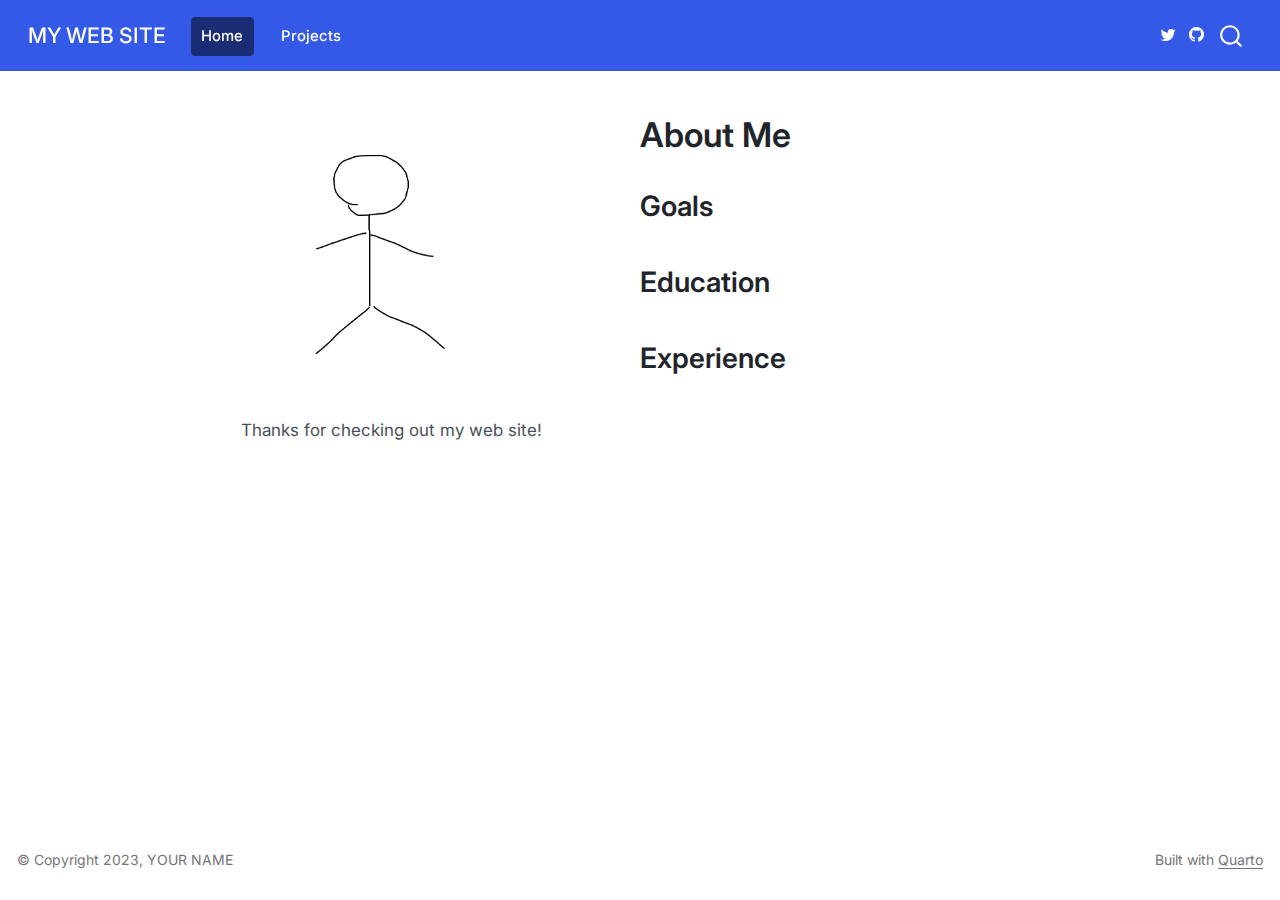
<file: docs/index.html>
<!DOCTYPE html>
<html xmlns="http://www.w3.org/1999/xhtml" lang="en" xml:lang="en"><head>

<meta charset="utf-8">
<meta name="generator" content="quarto-1.3.361">

<meta name="viewport" content="width=device-width, initial-scale=1.0, user-scalable=yes">


<title>MY WEB SITE - About Me</title>
<style>
code{white-space: pre-wrap;}
span.smallcaps{font-variant: small-caps;}
div.columns{display: flex; gap: min(4vw, 1.5em);}
div.column{flex: auto; overflow-x: auto;}
div.hanging-indent{margin-left: 1.5em; text-indent: -1.5em;}
ul.task-list{list-style: none;}
ul.task-list li input[type="checkbox"] {
  width: 0.8em;
  margin: 0 0.8em 0.2em -1em; /* quarto-specific, see https://github.com/quarto-dev/quarto-cli/issues/4556 */ 
  vertical-align: middle;
}
</style>


<script src="site_libs/quarto-nav/quarto-nav.js"></script>
<script src="site_libs/quarto-nav/headroom.min.js"></script>
<script src="site_libs/clipboard/clipboard.min.js"></script>
<script src="site_libs/quarto-search/autocomplete.umd.js"></script>
<script src="site_libs/quarto-search/fuse.min.js"></script>
<script src="site_libs/quarto-search/quarto-search.js"></script>
<meta name="quarto:offset" content="./">
<script src="site_libs/quarto-html/quarto.js"></script>
<script src="site_libs/quarto-html/popper.min.js"></script>
<script src="site_libs/quarto-html/tippy.umd.min.js"></script>
<link href="site_libs/quarto-html/tippy.css" rel="stylesheet">
<link href="site_libs/quarto-html/quarto-syntax-highlighting.css" rel="stylesheet" id="quarto-text-highlighting-styles">
<script src="site_libs/bootstrap/bootstrap.min.js"></script>
<link href="site_libs/bootstrap/bootstrap-icons.css" rel="stylesheet">
<link href="site_libs/bootstrap/bootstrap.min.css" rel="stylesheet" id="quarto-bootstrap" data-mode="light">
<script id="quarto-search-options" type="application/json">{
  "location": "navbar",
  "copy-button": false,
  "collapse-after": 3,
  "panel-placement": "end",
  "type": "overlay",
  "limit": 20,
  "language": {
    "search-no-results-text": "No results",
    "search-matching-documents-text": "matching documents",
    "search-copy-link-title": "Copy link to search",
    "search-hide-matches-text": "Hide additional matches",
    "search-more-match-text": "more match in this document",
    "search-more-matches-text": "more matches in this document",
    "search-clear-button-title": "Clear",
    "search-detached-cancel-button-title": "Cancel",
    "search-submit-button-title": "Submit",
    "search-label": "Search"
  }
}</script>


</head>

<body class="nav-fixed fullcontent">

<div id="quarto-search-results"></div>
  <header id="quarto-header" class="headroom fixed-top">
    <nav class="navbar navbar-expand-lg navbar-dark ">
      <div class="navbar-container container-fluid">
      <div class="navbar-brand-container">
    <a class="navbar-brand" href="./index.html">
    <span class="navbar-title">MY WEB SITE</span>
    </a>
  </div>
            <div id="quarto-search" class="" title="Search"></div>
          <button class="navbar-toggler" type="button" data-bs-toggle="collapse" data-bs-target="#navbarCollapse" aria-controls="navbarCollapse" aria-expanded="false" aria-label="Toggle navigation" onclick="if (window.quartoToggleHeadroom) { window.quartoToggleHeadroom(); }">
  <span class="navbar-toggler-icon"></span>
</button>
          <div class="collapse navbar-collapse" id="navbarCollapse">
            <ul class="navbar-nav navbar-nav-scroll me-auto">
  <li class="nav-item">
    <a class="nav-link active" href="./index.html" rel="" target="" aria-current="page">
 <span class="menu-text">Home</span></a>
  </li>  
  <li class="nav-item">
    <a class="nav-link" href="./projects.html" rel="" target="">
 <span class="menu-text">Projects</span></a>
  </li>  
</ul>
            <div class="quarto-navbar-tools ms-auto">
    <a href="https://twitter.com/" title="" class="quarto-navigation-tool px-1" aria-label=""><i class="bi bi-twitter"></i></a>
    <a href="https://github.com/YOURUSERNAME/YOURREPO" title="" class="quarto-navigation-tool px-1" aria-label=""><i class="bi bi-github"></i></a>
</div>
          </div> <!-- /navcollapse -->
      </div> <!-- /container-fluid -->
    </nav>
</header>
<!-- content -->
<div id="quarto-content" class="quarto-container page-columns page-rows-contents page-layout-article page-navbar">
<!-- sidebar -->
<!-- margin-sidebar -->
    
<!-- main -->
<main class="content page-columns page-full" id="quarto-document-content">



<div class="quarto-about-broadside column-page">
  <div class="about-main">
    <div class="about-entity" style="background-image: url('img/profile.png')"></div>
    <div class="about-contents"><header id="title-block-header" class="quarto-title-block default">
<div class="quarto-title">
<h1 class="title">About Me</h1>
</div>
<div class="quarto-title-meta">
  </div>
</header><div id="me">
<section id="goals" class="level2">
<h2 data-anchor-id="goals">Goals</h2>
</section>
<section id="education" class="level2">
<h2 data-anchor-id="education">Education</h2>
</section>
<section id="experience" class="level2">
<h2 data-anchor-id="experience">Experience</h2>
</section>
</div></div>
  </div>
</div>

<p>Thanks for checking out my web site!</p>




</main> <!-- /main -->
<script id="quarto-html-after-body" type="application/javascript">
window.document.addEventListener("DOMContentLoaded", function (event) {
  const toggleBodyColorMode = (bsSheetEl) => {
    const mode = bsSheetEl.getAttribute("data-mode");
    const bodyEl = window.document.querySelector("body");
    if (mode === "dark") {
      bodyEl.classList.add("quarto-dark");
      bodyEl.classList.remove("quarto-light");
    } else {
      bodyEl.classList.add("quarto-light");
      bodyEl.classList.remove("quarto-dark");
    }
  }
  const toggleBodyColorPrimary = () => {
    const bsSheetEl = window.document.querySelector("link#quarto-bootstrap");
    if (bsSheetEl) {
      toggleBodyColorMode(bsSheetEl);
    }
  }
  toggleBodyColorPrimary();  
  const isCodeAnnotation = (el) => {
    for (const clz of el.classList) {
      if (clz.startsWith('code-annotation-')) {                     
        return true;
      }
    }
    return false;
  }
  const clipboard = new window.ClipboardJS('.code-copy-button', {
    text: function(trigger) {
      const codeEl = trigger.previousElementSibling.cloneNode(true);
      for (const childEl of codeEl.children) {
        if (isCodeAnnotation(childEl)) {
          childEl.remove();
        }
      }
      return codeEl.innerText;
    }
  });
  clipboard.on('success', function(e) {
    // button target
    const button = e.trigger;
    // don't keep focus
    button.blur();
    // flash "checked"
    button.classList.add('code-copy-button-checked');
    var currentTitle = button.getAttribute("title");
    button.setAttribute("title", "Copied!");
    let tooltip;
    if (window.bootstrap) {
      button.setAttribute("data-bs-toggle", "tooltip");
      button.setAttribute("data-bs-placement", "left");
      button.setAttribute("data-bs-title", "Copied!");
      tooltip = new bootstrap.Tooltip(button, 
        { trigger: "manual", 
          customClass: "code-copy-button-tooltip",
          offset: [0, -8]});
      tooltip.show();    
    }
    setTimeout(function() {
      if (tooltip) {
        tooltip.hide();
        button.removeAttribute("data-bs-title");
        button.removeAttribute("data-bs-toggle");
        button.removeAttribute("data-bs-placement");
      }
      button.setAttribute("title", currentTitle);
      button.classList.remove('code-copy-button-checked');
    }, 1000);
    // clear code selection
    e.clearSelection();
  });
  function tippyHover(el, contentFn) {
    const config = {
      allowHTML: true,
      content: contentFn,
      maxWidth: 500,
      delay: 100,
      arrow: false,
      appendTo: function(el) {
          return el.parentElement;
      },
      interactive: true,
      interactiveBorder: 10,
      theme: 'quarto',
      placement: 'bottom-start'
    };
    window.tippy(el, config); 
  }
  const noterefs = window.document.querySelectorAll('a[role="doc-noteref"]');
  for (var i=0; i<noterefs.length; i++) {
    const ref = noterefs[i];
    tippyHover(ref, function() {
      // use id or data attribute instead here
      let href = ref.getAttribute('data-footnote-href') || ref.getAttribute('href');
      try { href = new URL(href).hash; } catch {}
      const id = href.replace(/^#\/?/, "");
      const note = window.document.getElementById(id);
      return note.innerHTML;
    });
  }
      let selectedAnnoteEl;
      const selectorForAnnotation = ( cell, annotation) => {
        let cellAttr = 'data-code-cell="' + cell + '"';
        let lineAttr = 'data-code-annotation="' +  annotation + '"';
        const selector = 'span[' + cellAttr + '][' + lineAttr + ']';
        return selector;
      }
      const selectCodeLines = (annoteEl) => {
        const doc = window.document;
        const targetCell = annoteEl.getAttribute("data-target-cell");
        const targetAnnotation = annoteEl.getAttribute("data-target-annotation");
        const annoteSpan = window.document.querySelector(selectorForAnnotation(targetCell, targetAnnotation));
        const lines = annoteSpan.getAttribute("data-code-lines").split(",");
        const lineIds = lines.map((line) => {
          return targetCell + "-" + line;
        })
        let top = null;
        let height = null;
        let parent = null;
        if (lineIds.length > 0) {
            //compute the position of the single el (top and bottom and make a div)
            const el = window.document.getElementById(lineIds[0]);
            top = el.offsetTop;
            height = el.offsetHeight;
            parent = el.parentElement.parentElement;
          if (lineIds.length > 1) {
            const lastEl = window.document.getElementById(lineIds[lineIds.length - 1]);
            const bottom = lastEl.offsetTop + lastEl.offsetHeight;
            height = bottom - top;
          }
          if (top !== null && height !== null && parent !== null) {
            // cook up a div (if necessary) and position it 
            let div = window.document.getElementById("code-annotation-line-highlight");
            if (div === null) {
              div = window.document.createElement("div");
              div.setAttribute("id", "code-annotation-line-highlight");
              div.style.position = 'absolute';
              parent.appendChild(div);
            }
            div.style.top = top - 2 + "px";
            div.style.height = height + 4 + "px";
            let gutterDiv = window.document.getElementById("code-annotation-line-highlight-gutter");
            if (gutterDiv === null) {
              gutterDiv = window.document.createElement("div");
              gutterDiv.setAttribute("id", "code-annotation-line-highlight-gutter");
              gutterDiv.style.position = 'absolute';
              const codeCell = window.document.getElementById(targetCell);
              const gutter = codeCell.querySelector('.code-annotation-gutter');
              gutter.appendChild(gutterDiv);
            }
            gutterDiv.style.top = top - 2 + "px";
            gutterDiv.style.height = height + 4 + "px";
          }
          selectedAnnoteEl = annoteEl;
        }
      };
      const unselectCodeLines = () => {
        const elementsIds = ["code-annotation-line-highlight", "code-annotation-line-highlight-gutter"];
        elementsIds.forEach((elId) => {
          const div = window.document.getElementById(elId);
          if (div) {
            div.remove();
          }
        });
        selectedAnnoteEl = undefined;
      };
      // Attach click handler to the DT
      const annoteDls = window.document.querySelectorAll('dt[data-target-cell]');
      for (const annoteDlNode of annoteDls) {
        annoteDlNode.addEventListener('click', (event) => {
          const clickedEl = event.target;
          if (clickedEl !== selectedAnnoteEl) {
            unselectCodeLines();
            const activeEl = window.document.querySelector('dt[data-target-cell].code-annotation-active');
            if (activeEl) {
              activeEl.classList.remove('code-annotation-active');
            }
            selectCodeLines(clickedEl);
            clickedEl.classList.add('code-annotation-active');
          } else {
            // Unselect the line
            unselectCodeLines();
            clickedEl.classList.remove('code-annotation-active');
          }
        });
      }
  const findCites = (el) => {
    const parentEl = el.parentElement;
    if (parentEl) {
      const cites = parentEl.dataset.cites;
      if (cites) {
        return {
          el,
          cites: cites.split(' ')
        };
      } else {
        return findCites(el.parentElement)
      }
    } else {
      return undefined;
    }
  };
  var bibliorefs = window.document.querySelectorAll('a[role="doc-biblioref"]');
  for (var i=0; i<bibliorefs.length; i++) {
    const ref = bibliorefs[i];
    const citeInfo = findCites(ref);
    if (citeInfo) {
      tippyHover(citeInfo.el, function() {
        var popup = window.document.createElement('div');
        citeInfo.cites.forEach(function(cite) {
          var citeDiv = window.document.createElement('div');
          citeDiv.classList.add('hanging-indent');
          citeDiv.classList.add('csl-entry');
          var biblioDiv = window.document.getElementById('ref-' + cite);
          if (biblioDiv) {
            citeDiv.innerHTML = biblioDiv.innerHTML;
          }
          popup.appendChild(citeDiv);
        });
        return popup.innerHTML;
      });
    }
  }
});
</script>
</div> <!-- /content -->
<footer class="footer">
  <div class="nav-footer">
    <div class="nav-footer-left">© Copyright 2023, YOUR NAME</div>   
    <div class="nav-footer-center">
      &nbsp;
    </div>
    <div class="nav-footer-right">Built with <a href="https://quarto.org/">Quarto</a></div>
  </div>
</footer>



</body></html>
</file>
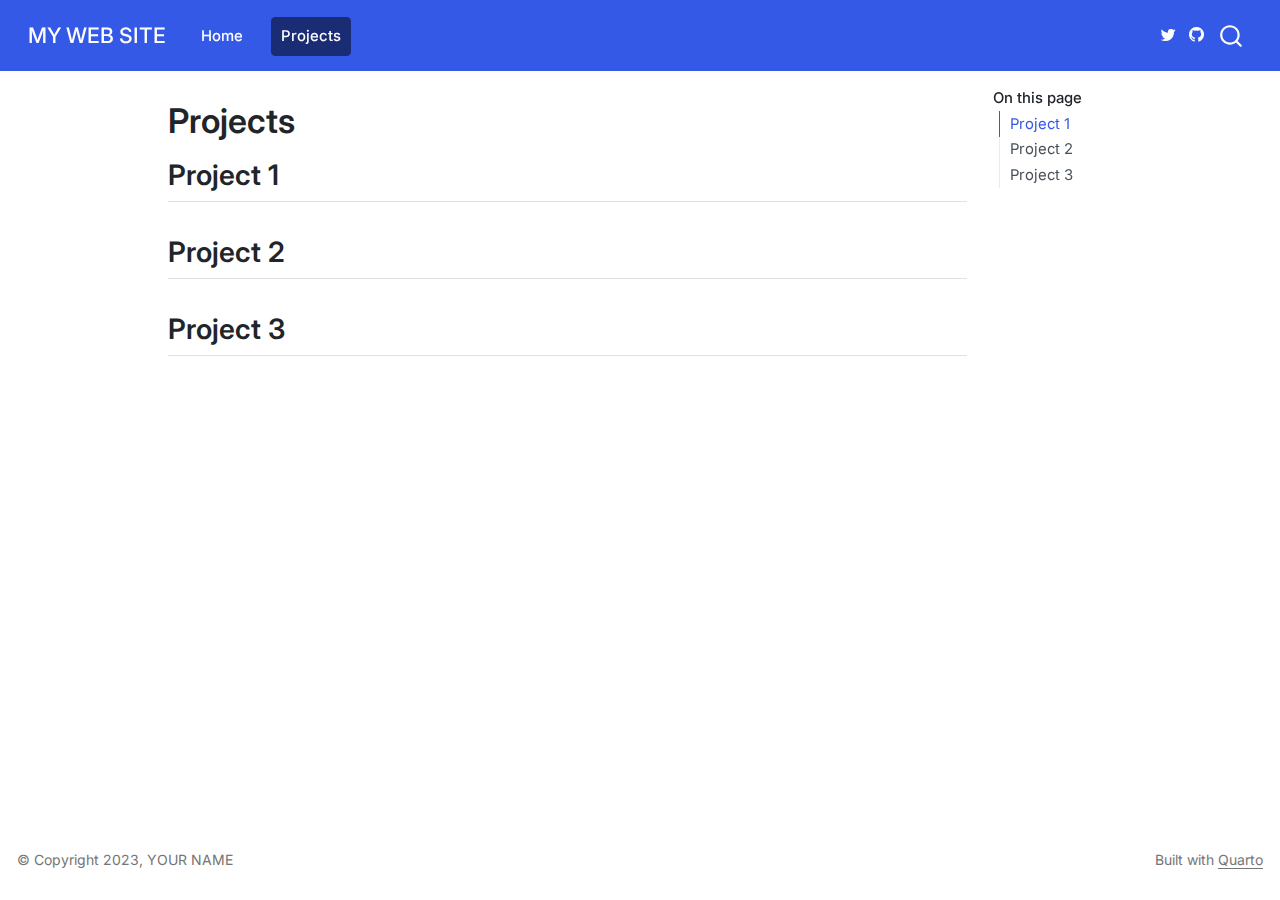
<file: docs/projects.html>
<!DOCTYPE html>
<html xmlns="http://www.w3.org/1999/xhtml" lang="en" xml:lang="en"><head>

<meta charset="utf-8">
<meta name="generator" content="quarto-1.3.361">

<meta name="viewport" content="width=device-width, initial-scale=1.0, user-scalable=yes">


<title>MY WEB SITE - Projects</title>
<style>
code{white-space: pre-wrap;}
span.smallcaps{font-variant: small-caps;}
div.columns{display: flex; gap: min(4vw, 1.5em);}
div.column{flex: auto; overflow-x: auto;}
div.hanging-indent{margin-left: 1.5em; text-indent: -1.5em;}
ul.task-list{list-style: none;}
ul.task-list li input[type="checkbox"] {
  width: 0.8em;
  margin: 0 0.8em 0.2em -1em; /* quarto-specific, see https://github.com/quarto-dev/quarto-cli/issues/4556 */ 
  vertical-align: middle;
}
</style>


<script src="site_libs/quarto-nav/quarto-nav.js"></script>
<script src="site_libs/quarto-nav/headroom.min.js"></script>
<script src="site_libs/clipboard/clipboard.min.js"></script>
<script src="site_libs/quarto-search/autocomplete.umd.js"></script>
<script src="site_libs/quarto-search/fuse.min.js"></script>
<script src="site_libs/quarto-search/quarto-search.js"></script>
<meta name="quarto:offset" content="./">
<script src="site_libs/quarto-html/quarto.js"></script>
<script src="site_libs/quarto-html/popper.min.js"></script>
<script src="site_libs/quarto-html/tippy.umd.min.js"></script>
<script src="site_libs/quarto-html/anchor.min.js"></script>
<link href="site_libs/quarto-html/tippy.css" rel="stylesheet">
<link href="site_libs/quarto-html/quarto-syntax-highlighting.css" rel="stylesheet" id="quarto-text-highlighting-styles">
<script src="site_libs/bootstrap/bootstrap.min.js"></script>
<link href="site_libs/bootstrap/bootstrap-icons.css" rel="stylesheet">
<link href="site_libs/bootstrap/bootstrap.min.css" rel="stylesheet" id="quarto-bootstrap" data-mode="light">
<script id="quarto-search-options" type="application/json">{
  "location": "navbar",
  "copy-button": false,
  "collapse-after": 3,
  "panel-placement": "end",
  "type": "overlay",
  "limit": 20,
  "language": {
    "search-no-results-text": "No results",
    "search-matching-documents-text": "matching documents",
    "search-copy-link-title": "Copy link to search",
    "search-hide-matches-text": "Hide additional matches",
    "search-more-match-text": "more match in this document",
    "search-more-matches-text": "more matches in this document",
    "search-clear-button-title": "Clear",
    "search-detached-cancel-button-title": "Cancel",
    "search-submit-button-title": "Submit",
    "search-label": "Search"
  }
}</script>


</head>

<body class="nav-fixed">

<div id="quarto-search-results"></div>
  <header id="quarto-header" class="headroom fixed-top">
    <nav class="navbar navbar-expand-lg navbar-dark ">
      <div class="navbar-container container-fluid">
      <div class="navbar-brand-container">
    <a class="navbar-brand" href="./index.html">
    <span class="navbar-title">MY WEB SITE</span>
    </a>
  </div>
            <div id="quarto-search" class="" title="Search"></div>
          <button class="navbar-toggler" type="button" data-bs-toggle="collapse" data-bs-target="#navbarCollapse" aria-controls="navbarCollapse" aria-expanded="false" aria-label="Toggle navigation" onclick="if (window.quartoToggleHeadroom) { window.quartoToggleHeadroom(); }">
  <span class="navbar-toggler-icon"></span>
</button>
          <div class="collapse navbar-collapse" id="navbarCollapse">
            <ul class="navbar-nav navbar-nav-scroll me-auto">
  <li class="nav-item">
    <a class="nav-link" href="./index.html" rel="" target="">
 <span class="menu-text">Home</span></a>
  </li>  
  <li class="nav-item">
    <a class="nav-link active" href="./projects.html" rel="" target="" aria-current="page">
 <span class="menu-text">Projects</span></a>
  </li>  
</ul>
            <div class="quarto-navbar-tools ms-auto">
    <a href="https://twitter.com/" title="" class="quarto-navigation-tool px-1" aria-label=""><i class="bi bi-twitter"></i></a>
    <a href="https://github.com/YOURUSERNAME/YOURREPO" title="" class="quarto-navigation-tool px-1" aria-label=""><i class="bi bi-github"></i></a>
</div>
          </div> <!-- /navcollapse -->
      </div> <!-- /container-fluid -->
    </nav>
</header>
<!-- content -->
<div id="quarto-content" class="quarto-container page-columns page-rows-contents page-layout-article page-navbar">
<!-- sidebar -->
<!-- margin-sidebar -->
    <div id="quarto-margin-sidebar" class="sidebar margin-sidebar">
        <nav id="TOC" role="doc-toc" class="toc-active">
    <h2 id="toc-title">On this page</h2>
   
  <ul>
  <li><a href="#project-1" id="toc-project-1" class="nav-link active" data-scroll-target="#project-1">Project 1</a></li>
  <li><a href="#project-2" id="toc-project-2" class="nav-link" data-scroll-target="#project-2">Project 2</a></li>
  <li><a href="#project-3" id="toc-project-3" class="nav-link" data-scroll-target="#project-3">Project 3</a></li>
  </ul>
</nav>
    </div>
<!-- main -->
<main class="content" id="quarto-document-content">

<header id="title-block-header" class="quarto-title-block default">
<div class="quarto-title">
<h1 class="title">Projects</h1>
</div>



<div class="quarto-title-meta">

    
  
    
  </div>
  

</header>

<section id="project-1" class="level2">
<h2 class="anchored" data-anchor-id="project-1">Project 1</h2>
</section>
<section id="project-2" class="level2">
<h2 class="anchored" data-anchor-id="project-2">Project 2</h2>
</section>
<section id="project-3" class="level2">
<h2 class="anchored" data-anchor-id="project-3">Project 3</h2>


</section>

</main> <!-- /main -->
<script id="quarto-html-after-body" type="application/javascript">
window.document.addEventListener("DOMContentLoaded", function (event) {
  const toggleBodyColorMode = (bsSheetEl) => {
    const mode = bsSheetEl.getAttribute("data-mode");
    const bodyEl = window.document.querySelector("body");
    if (mode === "dark") {
      bodyEl.classList.add("quarto-dark");
      bodyEl.classList.remove("quarto-light");
    } else {
      bodyEl.classList.add("quarto-light");
      bodyEl.classList.remove("quarto-dark");
    }
  }
  const toggleBodyColorPrimary = () => {
    const bsSheetEl = window.document.querySelector("link#quarto-bootstrap");
    if (bsSheetEl) {
      toggleBodyColorMode(bsSheetEl);
    }
  }
  toggleBodyColorPrimary();  
  const icon = "";
  const anchorJS = new window.AnchorJS();
  anchorJS.options = {
    placement: 'right',
    icon: icon
  };
  anchorJS.add('.anchored');
  const isCodeAnnotation = (el) => {
    for (const clz of el.classList) {
      if (clz.startsWith('code-annotation-')) {                     
        return true;
      }
    }
    return false;
  }
  const clipboard = new window.ClipboardJS('.code-copy-button', {
    text: function(trigger) {
      const codeEl = trigger.previousElementSibling.cloneNode(true);
      for (const childEl of codeEl.children) {
        if (isCodeAnnotation(childEl)) {
          childEl.remove();
        }
      }
      return codeEl.innerText;
    }
  });
  clipboard.on('success', function(e) {
    // button target
    const button = e.trigger;
    // don't keep focus
    button.blur();
    // flash "checked"
    button.classList.add('code-copy-button-checked');
    var currentTitle = button.getAttribute("title");
    button.setAttribute("title", "Copied!");
    let tooltip;
    if (window.bootstrap) {
      button.setAttribute("data-bs-toggle", "tooltip");
      button.setAttribute("data-bs-placement", "left");
      button.setAttribute("data-bs-title", "Copied!");
      tooltip = new bootstrap.Tooltip(button, 
        { trigger: "manual", 
          customClass: "code-copy-button-tooltip",
          offset: [0, -8]});
      tooltip.show();    
    }
    setTimeout(function() {
      if (tooltip) {
        tooltip.hide();
        button.removeAttribute("data-bs-title");
        button.removeAttribute("data-bs-toggle");
        button.removeAttribute("data-bs-placement");
      }
      button.setAttribute("title", currentTitle);
      button.classList.remove('code-copy-button-checked');
    }, 1000);
    // clear code selection
    e.clearSelection();
  });
  function tippyHover(el, contentFn) {
    const config = {
      allowHTML: true,
      content: contentFn,
      maxWidth: 500,
      delay: 100,
      arrow: false,
      appendTo: function(el) {
          return el.parentElement;
      },
      interactive: true,
      interactiveBorder: 10,
      theme: 'quarto',
      placement: 'bottom-start'
    };
    window.tippy(el, config); 
  }
  const noterefs = window.document.querySelectorAll('a[role="doc-noteref"]');
  for (var i=0; i<noterefs.length; i++) {
    const ref = noterefs[i];
    tippyHover(ref, function() {
      // use id or data attribute instead here
      let href = ref.getAttribute('data-footnote-href') || ref.getAttribute('href');
      try { href = new URL(href).hash; } catch {}
      const id = href.replace(/^#\/?/, "");
      const note = window.document.getElementById(id);
      return note.innerHTML;
    });
  }
      let selectedAnnoteEl;
      const selectorForAnnotation = ( cell, annotation) => {
        let cellAttr = 'data-code-cell="' + cell + '"';
        let lineAttr = 'data-code-annotation="' +  annotation + '"';
        const selector = 'span[' + cellAttr + '][' + lineAttr + ']';
        return selector;
      }
      const selectCodeLines = (annoteEl) => {
        const doc = window.document;
        const targetCell = annoteEl.getAttribute("data-target-cell");
        const targetAnnotation = annoteEl.getAttribute("data-target-annotation");
        const annoteSpan = window.document.querySelector(selectorForAnnotation(targetCell, targetAnnotation));
        const lines = annoteSpan.getAttribute("data-code-lines").split(",");
        const lineIds = lines.map((line) => {
          return targetCell + "-" + line;
        })
        let top = null;
        let height = null;
        let parent = null;
        if (lineIds.length > 0) {
            //compute the position of the single el (top and bottom and make a div)
            const el = window.document.getElementById(lineIds[0]);
            top = el.offsetTop;
            height = el.offsetHeight;
            parent = el.parentElement.parentElement;
          if (lineIds.length > 1) {
            const lastEl = window.document.getElementById(lineIds[lineIds.length - 1]);
            const bottom = lastEl.offsetTop + lastEl.offsetHeight;
            height = bottom - top;
          }
          if (top !== null && height !== null && parent !== null) {
            // cook up a div (if necessary) and position it 
            let div = window.document.getElementById("code-annotation-line-highlight");
            if (div === null) {
              div = window.document.createElement("div");
              div.setAttribute("id", "code-annotation-line-highlight");
              div.style.position = 'absolute';
              parent.appendChild(div);
            }
            div.style.top = top - 2 + "px";
            div.style.height = height + 4 + "px";
            let gutterDiv = window.document.getElementById("code-annotation-line-highlight-gutter");
            if (gutterDiv === null) {
              gutterDiv = window.document.createElement("div");
              gutterDiv.setAttribute("id", "code-annotation-line-highlight-gutter");
              gutterDiv.style.position = 'absolute';
              const codeCell = window.document.getElementById(targetCell);
              const gutter = codeCell.querySelector('.code-annotation-gutter');
              gutter.appendChild(gutterDiv);
            }
            gutterDiv.style.top = top - 2 + "px";
            gutterDiv.style.height = height + 4 + "px";
          }
          selectedAnnoteEl = annoteEl;
        }
      };
      const unselectCodeLines = () => {
        const elementsIds = ["code-annotation-line-highlight", "code-annotation-line-highlight-gutter"];
        elementsIds.forEach((elId) => {
          const div = window.document.getElementById(elId);
          if (div) {
            div.remove();
          }
        });
        selectedAnnoteEl = undefined;
      };
      // Attach click handler to the DT
      const annoteDls = window.document.querySelectorAll('dt[data-target-cell]');
      for (const annoteDlNode of annoteDls) {
        annoteDlNode.addEventListener('click', (event) => {
          const clickedEl = event.target;
          if (clickedEl !== selectedAnnoteEl) {
            unselectCodeLines();
            const activeEl = window.document.querySelector('dt[data-target-cell].code-annotation-active');
            if (activeEl) {
              activeEl.classList.remove('code-annotation-active');
            }
            selectCodeLines(clickedEl);
            clickedEl.classList.add('code-annotation-active');
          } else {
            // Unselect the line
            unselectCodeLines();
            clickedEl.classList.remove('code-annotation-active');
          }
        });
      }
  const findCites = (el) => {
    const parentEl = el.parentElement;
    if (parentEl) {
      const cites = parentEl.dataset.cites;
      if (cites) {
        return {
          el,
          cites: cites.split(' ')
        };
      } else {
        return findCites(el.parentElement)
      }
    } else {
      return undefined;
    }
  };
  var bibliorefs = window.document.querySelectorAll('a[role="doc-biblioref"]');
  for (var i=0; i<bibliorefs.length; i++) {
    const ref = bibliorefs[i];
    const citeInfo = findCites(ref);
    if (citeInfo) {
      tippyHover(citeInfo.el, function() {
        var popup = window.document.createElement('div');
        citeInfo.cites.forEach(function(cite) {
          var citeDiv = window.document.createElement('div');
          citeDiv.classList.add('hanging-indent');
          citeDiv.classList.add('csl-entry');
          var biblioDiv = window.document.getElementById('ref-' + cite);
          if (biblioDiv) {
            citeDiv.innerHTML = biblioDiv.innerHTML;
          }
          popup.appendChild(citeDiv);
        });
        return popup.innerHTML;
      });
    }
  }
});
</script>
</div> <!-- /content -->
<footer class="footer">
  <div class="nav-footer">
    <div class="nav-footer-left">© Copyright 2023, YOUR NAME</div>   
    <div class="nav-footer-center">
      &nbsp;
    </div>
    <div class="nav-footer-right">Built with <a href="https://quarto.org/">Quarto</a></div>
  </div>
</footer>



</body></html>
</file>
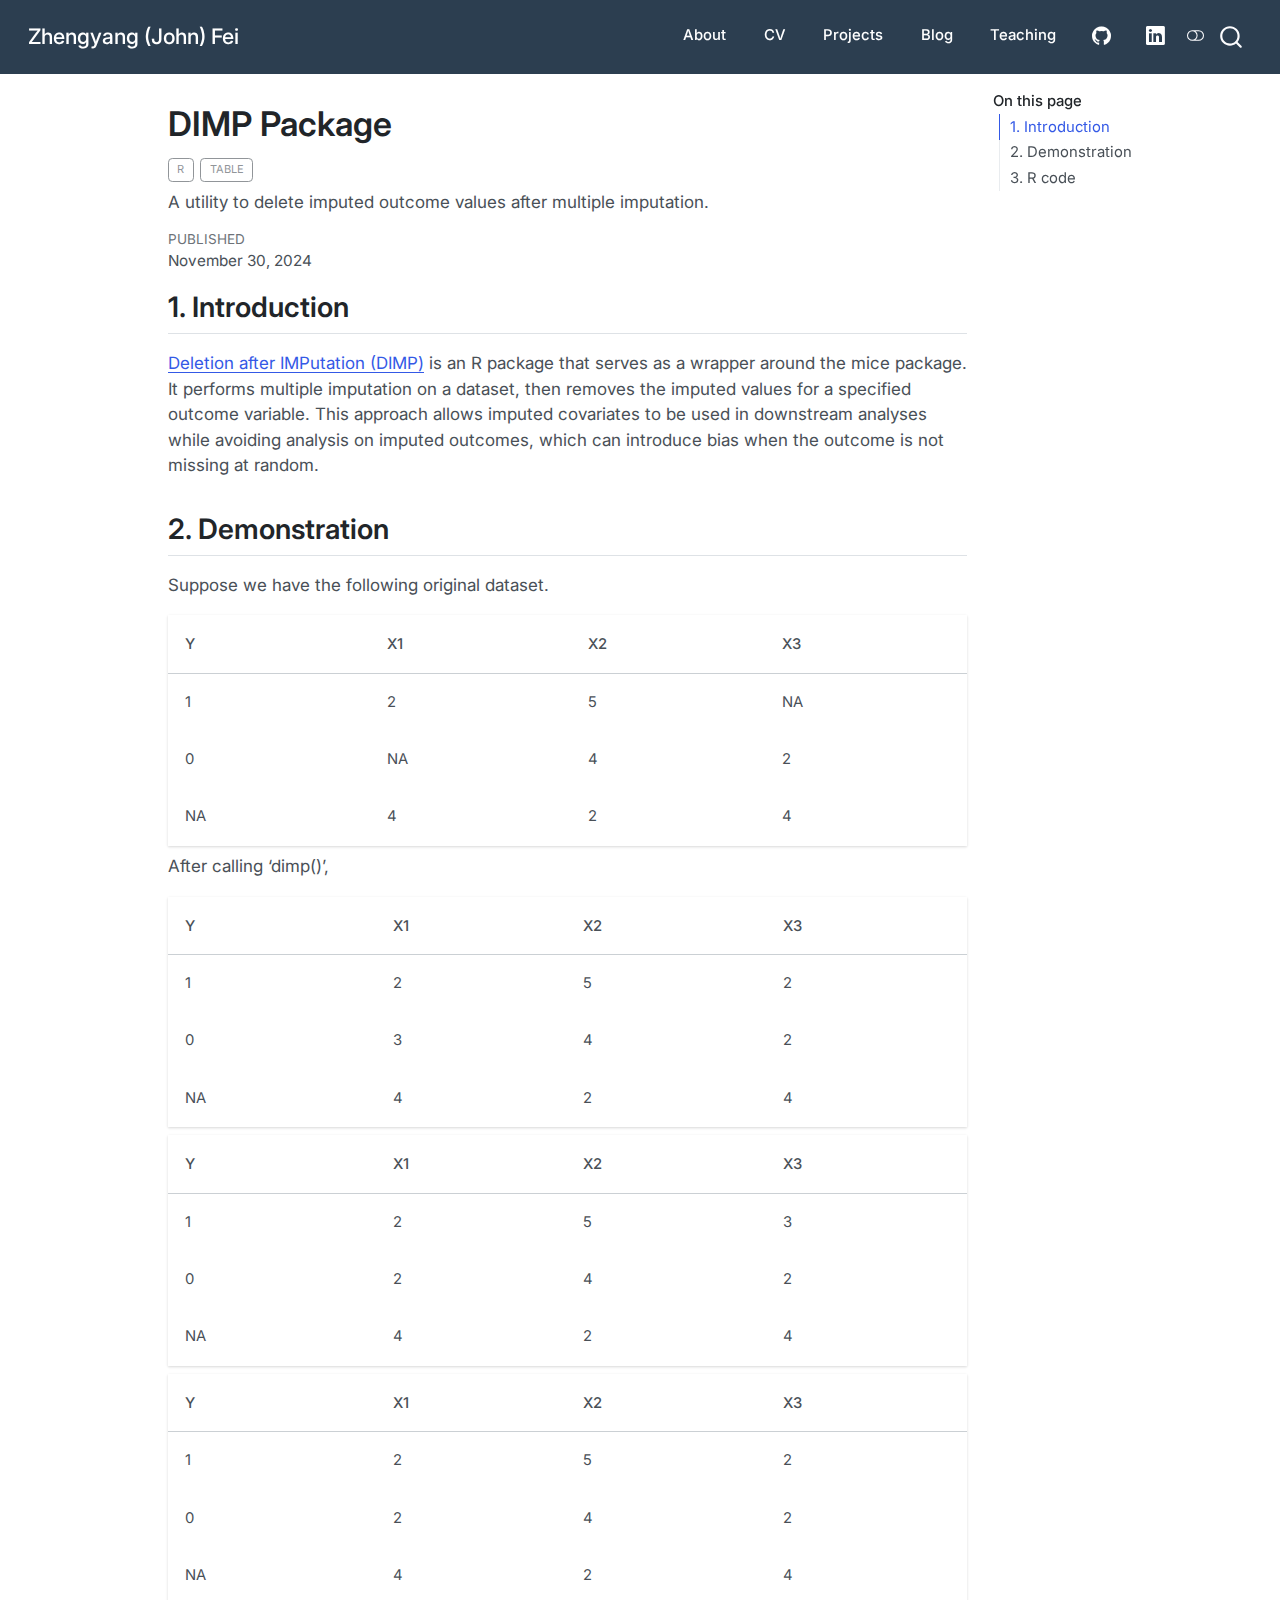
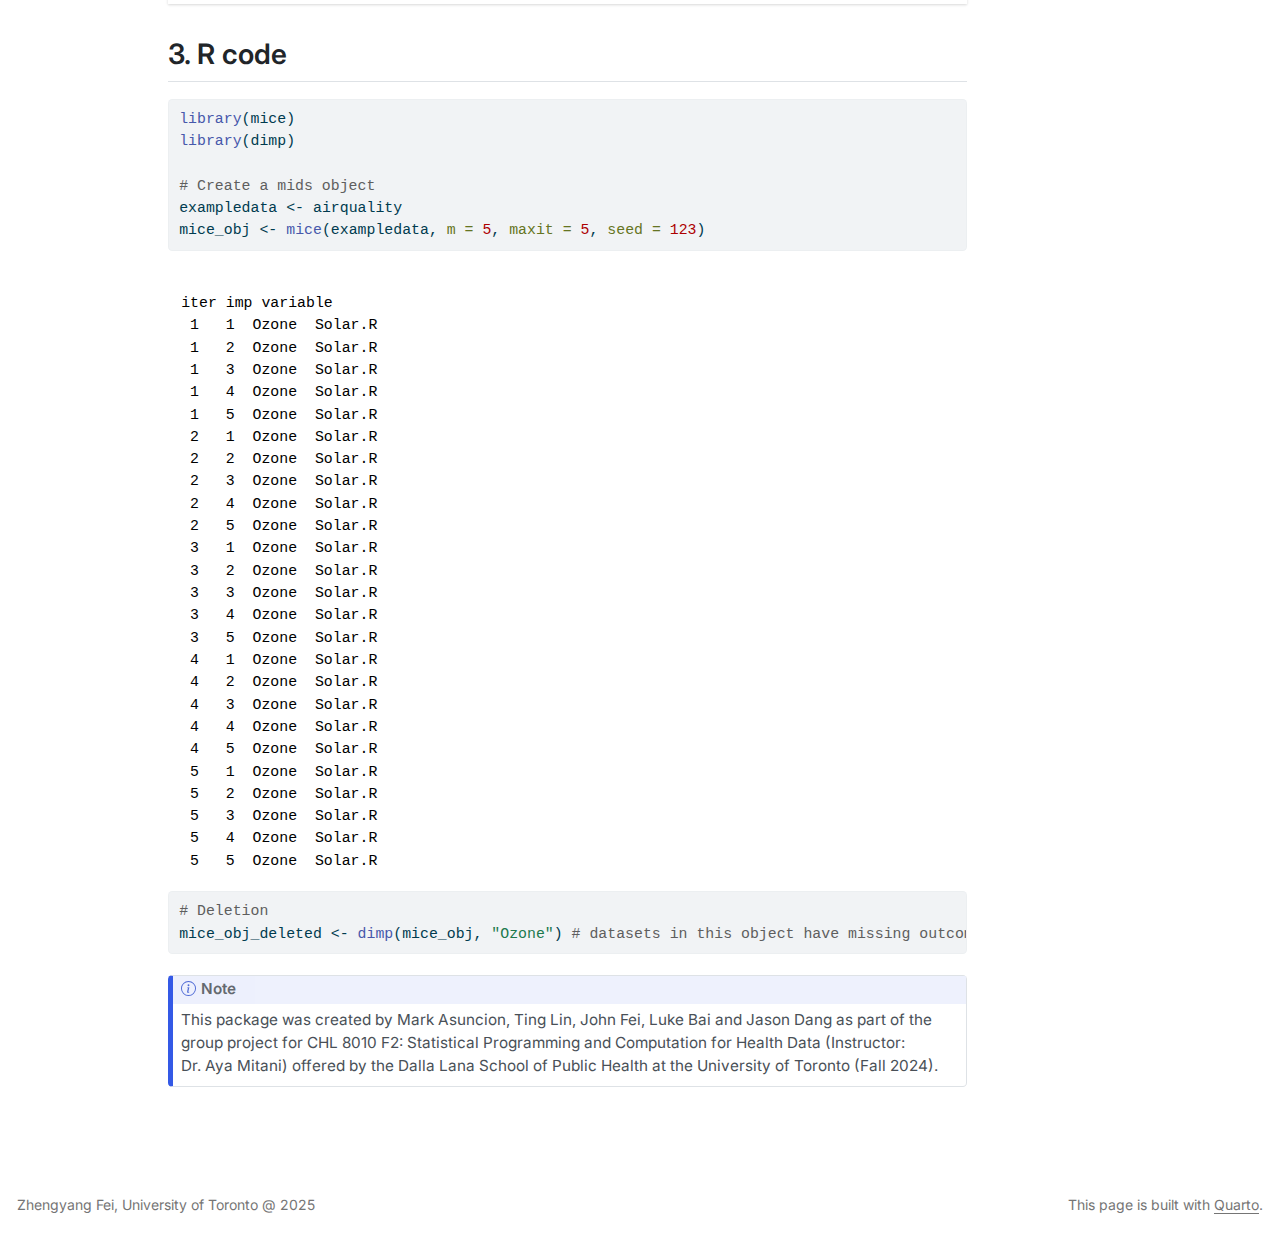
<file: docs/projects/dimp.html>
<!DOCTYPE html>
<html xmlns="http://www.w3.org/1999/xhtml" lang="en" xml:lang="en"><head>

<meta charset="utf-8">
<meta name="generator" content="quarto-1.5.57">

<meta name="viewport" content="width=device-width, initial-scale=1.0, user-scalable=yes">

<meta name="dcterms.date" content="2024-11-30">
<meta name="description" content="A utility to delete imputed outcome values after multiple imputation.">

<title>DIMP Package – Zhengyang (John) Fei</title>
<style>
code{white-space: pre-wrap;}
span.smallcaps{font-variant: small-caps;}
div.columns{display: flex; gap: min(4vw, 1.5em);}
div.column{flex: auto; overflow-x: auto;}
div.hanging-indent{margin-left: 1.5em; text-indent: -1.5em;}
ul.task-list{list-style: none;}
ul.task-list li input[type="checkbox"] {
  width: 0.8em;
  margin: 0 0.8em 0.2em -1em; /* quarto-specific, see https://github.com/quarto-dev/quarto-cli/issues/4556 */ 
  vertical-align: middle;
}
/* CSS for syntax highlighting */
pre > code.sourceCode { white-space: pre; position: relative; }
pre > code.sourceCode > span { line-height: 1.25; }
pre > code.sourceCode > span:empty { height: 1.2em; }
.sourceCode { overflow: visible; }
code.sourceCode > span { color: inherit; text-decoration: inherit; }
div.sourceCode { margin: 1em 0; }
pre.sourceCode { margin: 0; }
@media screen {
div.sourceCode { overflow: auto; }
}
@media print {
pre > code.sourceCode { white-space: pre-wrap; }
pre > code.sourceCode > span { display: inline-block; text-indent: -5em; padding-left: 5em; }
}
pre.numberSource code
  { counter-reset: source-line 0; }
pre.numberSource code > span
  { position: relative; left: -4em; counter-increment: source-line; }
pre.numberSource code > span > a:first-child::before
  { content: counter(source-line);
    position: relative; left: -1em; text-align: right; vertical-align: baseline;
    border: none; display: inline-block;
    -webkit-touch-callout: none; -webkit-user-select: none;
    -khtml-user-select: none; -moz-user-select: none;
    -ms-user-select: none; user-select: none;
    padding: 0 4px; width: 4em;
  }
pre.numberSource { margin-left: 3em;  padding-left: 4px; }
div.sourceCode
  {   }
@media screen {
pre > code.sourceCode > span > a:first-child::before { text-decoration: underline; }
}
</style>


<script src="../site_libs/quarto-nav/quarto-nav.js"></script>
<script src="../site_libs/quarto-nav/headroom.min.js"></script>
<script src="../site_libs/clipboard/clipboard.min.js"></script>
<script src="../site_libs/quarto-search/autocomplete.umd.js"></script>
<script src="../site_libs/quarto-search/fuse.min.js"></script>
<script src="../site_libs/quarto-search/quarto-search.js"></script>
<meta name="quarto:offset" content="../">
<script src="../site_libs/quarto-html/quarto.js"></script>
<script src="../site_libs/quarto-html/popper.min.js"></script>
<script src="../site_libs/quarto-html/tippy.umd.min.js"></script>
<script src="../site_libs/quarto-html/anchor.min.js"></script>
<link href="../site_libs/quarto-html/tippy.css" rel="stylesheet">
<link href="../site_libs/quarto-html/quarto-syntax-highlighting.css" rel="stylesheet" class="quarto-color-scheme" id="quarto-text-highlighting-styles">
<link href="../site_libs/quarto-html/quarto-syntax-highlighting-dark.css" rel="prefetch" class="quarto-color-scheme quarto-color-alternate" id="quarto-text-highlighting-styles">
<script src="../site_libs/bootstrap/bootstrap.min.js"></script>
<link href="../site_libs/bootstrap/bootstrap-icons.css" rel="stylesheet">
<link href="../site_libs/bootstrap/bootstrap.min.css" rel="stylesheet" class="quarto-color-scheme" id="quarto-bootstrap" data-mode="light">
<link href="../site_libs/bootstrap/bootstrap-dark.min.css" rel="prefetch" class="quarto-color-scheme quarto-color-alternate" id="quarto-bootstrap" data-mode="dark">
<script id="quarto-search-options" type="application/json">{
  "location": "navbar",
  "copy-button": false,
  "collapse-after": 3,
  "panel-placement": "end",
  "type": "overlay",
  "limit": 50,
  "keyboard-shortcut": [
    "f",
    "/",
    "s"
  ],
  "show-item-context": false,
  "language": {
    "search-no-results-text": "No results",
    "search-matching-documents-text": "matching documents",
    "search-copy-link-title": "Copy link to search",
    "search-hide-matches-text": "Hide additional matches",
    "search-more-match-text": "more match in this document",
    "search-more-matches-text": "more matches in this document",
    "search-clear-button-title": "Clear",
    "search-text-placeholder": "",
    "search-detached-cancel-button-title": "Cancel",
    "search-submit-button-title": "Submit",
    "search-label": "Search"
  }
}</script>


<link rel="stylesheet" href="../styles/styles.css">
</head>

<body class="nav-fixed">

<div id="quarto-search-results"></div>
  <header id="quarto-header" class="headroom fixed-top">
    <nav class="navbar navbar-expand-lg " data-bs-theme="dark">
      <div class="navbar-container container-fluid">
      <div class="navbar-brand-container mx-auto">
    <a class="navbar-brand" href="../index.html">
    <span class="navbar-title">Zhengyang (John) Fei</span>
    </a>
  </div>
            <div id="quarto-search" class="" title="Search"></div>
          <button class="navbar-toggler" type="button" data-bs-toggle="collapse" data-bs-target="#navbarCollapse" aria-controls="navbarCollapse" role="menu" aria-expanded="false" aria-label="Toggle navigation" onclick="if (window.quartoToggleHeadroom) { window.quartoToggleHeadroom(); }">
  <span class="navbar-toggler-icon"></span>
</button>
          <div class="collapse navbar-collapse" id="navbarCollapse">
            <ul class="navbar-nav navbar-nav-scroll ms-auto">
  <li class="nav-item">
    <a class="nav-link" href="../index.html"> 
<span class="menu-text">About</span></a>
  </li>  
  <li class="nav-item">
    <a class="nav-link" href="../resume.html"> 
<span class="menu-text">CV</span></a>
  </li>  
  <li class="nav-item">
    <a class="nav-link" href="../project.html"> 
<span class="menu-text">Projects</span></a>
  </li>  
  <li class="nav-item">
    <a class="nav-link" href="../blog.qmd"> 
<span class="menu-text">Blog</span></a>
  </li>  
  <li class="nav-item">
    <a class="nav-link" href="../teaching.html"> 
<span class="menu-text">Teaching</span></a>
  </li>  
  <li class="nav-item compact">
    <a class="nav-link" href="https://github.com/johnyzyfei/"> <i class="bi bi-github" role="img">
</i> 
<span class="menu-text"></span></a>
  </li>  
  <li class="nav-item compact">
    <a class="nav-link" href="https://www.linkedin.com/in/zhengyang-fei"> <i class="bi bi-linkedin" role="img">
</i> 
<span class="menu-text"></span></a>
  </li>  
</ul>
          </div> <!-- /navcollapse -->
            <div class="quarto-navbar-tools">
  <a href="" class="quarto-color-scheme-toggle quarto-navigation-tool  px-1" onclick="window.quartoToggleColorScheme(); return false;" title="Toggle dark mode"><i class="bi"></i></a>
</div>
      </div> <!-- /container-fluid -->
    </nav>
</header>
<!-- content -->
<div id="quarto-content" class="quarto-container page-columns page-rows-contents page-layout-article page-navbar">
<!-- sidebar -->
<!-- margin-sidebar -->
    <div id="quarto-margin-sidebar" class="sidebar margin-sidebar">
        <nav id="TOC" role="doc-toc" class="toc-active">
    <h2 id="toc-title">On this page</h2>
   
  <ul>
  <li><a href="#introduction" id="toc-introduction" class="nav-link active" data-scroll-target="#introduction">1. Introduction</a></li>
  <li><a href="#demonstration" id="toc-demonstration" class="nav-link" data-scroll-target="#demonstration">2. Demonstration</a></li>
  <li><a href="#r-code" id="toc-r-code" class="nav-link" data-scroll-target="#r-code">3. R code</a></li>
  </ul>
</nav>
    </div>
<!-- main -->
<main class="content" id="quarto-document-content">

<header id="title-block-header" class="quarto-title-block default">
<div class="quarto-title">
<h1 class="title">DIMP Package</h1>
  <div class="quarto-categories">
    <div class="quarto-category">R</div>
    <div class="quarto-category">table</div>
  </div>
  </div>

<div>
  <div class="description">
    A utility to delete imputed outcome values after multiple imputation.
  </div>
</div>


<div class="quarto-title-meta">

    
    <div>
    <div class="quarto-title-meta-heading">Published</div>
    <div class="quarto-title-meta-contents">
      <p class="date">November 30, 2024</p>
    </div>
  </div>
  
    
  </div>
  


</header>


<section id="introduction" class="level2">
<h2 class="anchored" data-anchor-id="introduction">1. Introduction</h2>
<p><a href="https://github.com/gmasuncion/dimp">Deletion after IMPutation (DIMP)</a> is an R package that serves as a wrapper around the mice package. It performs multiple imputation on a dataset, then removes the imputed values for a specified outcome variable. This approach allows imputed covariates to be used in downstream analyses while avoiding analysis on imputed outcomes, which can introduce bias when the outcome is not missing at random.</p>
</section>
<section id="demonstration" class="level2">
<h2 class="anchored" data-anchor-id="demonstration">2. Demonstration</h2>
<p>Suppose we have the following original dataset.</p>
<table class="caption-top table">
<thead>
<tr class="header">
<th>Y</th>
<th>X1</th>
<th>X2</th>
<th>X3</th>
</tr>
</thead>
<tbody>
<tr class="odd">
<td>1</td>
<td>2</td>
<td>5</td>
<td>NA</td>
</tr>
<tr class="even">
<td>0</td>
<td>NA</td>
<td>4</td>
<td>2</td>
</tr>
<tr class="odd">
<td>NA</td>
<td>4</td>
<td>2</td>
<td>4</td>
</tr>
</tbody>
</table>
<p>After calling ‘dimp()’,</p>
<table class="caption-top table">
<thead>
<tr class="header">
<th>Y</th>
<th>X1</th>
<th>X2</th>
<th>X3</th>
</tr>
</thead>
<tbody>
<tr class="odd">
<td>1</td>
<td>2</td>
<td>5</td>
<td>2</td>
</tr>
<tr class="even">
<td>0</td>
<td>3</td>
<td>4</td>
<td>2</td>
</tr>
<tr class="odd">
<td>NA</td>
<td>4</td>
<td>2</td>
<td>4</td>
</tr>
</tbody>
</table>
<table class="caption-top table">
<thead>
<tr class="header">
<th>Y</th>
<th>X1</th>
<th>X2</th>
<th>X3</th>
</tr>
</thead>
<tbody>
<tr class="odd">
<td>1</td>
<td>2</td>
<td>5</td>
<td>3</td>
</tr>
<tr class="even">
<td>0</td>
<td>2</td>
<td>4</td>
<td>2</td>
</tr>
<tr class="odd">
<td>NA</td>
<td>4</td>
<td>2</td>
<td>4</td>
</tr>
</tbody>
</table>
<table class="caption-top table">
<thead>
<tr class="header">
<th>Y</th>
<th>X1</th>
<th>X2</th>
<th>X3</th>
</tr>
</thead>
<tbody>
<tr class="odd">
<td>1</td>
<td>2</td>
<td>5</td>
<td>2</td>
</tr>
<tr class="even">
<td>0</td>
<td>2</td>
<td>4</td>
<td>2</td>
</tr>
<tr class="odd">
<td>NA</td>
<td>4</td>
<td>2</td>
<td>4</td>
</tr>
</tbody>
</table>
</section>
<section id="r-code" class="level2">
<h2 class="anchored" data-anchor-id="r-code">3. R code</h2>
<div class="cell">
<div class="sourceCode cell-code" id="cb1"><pre class="sourceCode r code-with-copy"><code class="sourceCode r"><span id="cb1-1"><a href="#cb1-1" aria-hidden="true" tabindex="-1"></a><span class="fu">library</span>(mice)</span>
<span id="cb1-2"><a href="#cb1-2" aria-hidden="true" tabindex="-1"></a><span class="fu">library</span>(dimp)</span>
<span id="cb1-3"><a href="#cb1-3" aria-hidden="true" tabindex="-1"></a></span>
<span id="cb1-4"><a href="#cb1-4" aria-hidden="true" tabindex="-1"></a><span class="co"># Create a mids object</span></span>
<span id="cb1-5"><a href="#cb1-5" aria-hidden="true" tabindex="-1"></a>exampledata <span class="ot">&lt;-</span> airquality</span>
<span id="cb1-6"><a href="#cb1-6" aria-hidden="true" tabindex="-1"></a>mice_obj <span class="ot">&lt;-</span> <span class="fu">mice</span>(exampledata, <span class="at">m =</span> <span class="dv">5</span>, <span class="at">maxit =</span> <span class="dv">5</span>, <span class="at">seed =</span> <span class="dv">123</span>)</span></code><button title="Copy to Clipboard" class="code-copy-button"><i class="bi"></i></button></pre></div>
<div class="cell-output cell-output-stdout">
<pre><code>
 iter imp variable
  1   1  Ozone  Solar.R
  1   2  Ozone  Solar.R
  1   3  Ozone  Solar.R
  1   4  Ozone  Solar.R
  1   5  Ozone  Solar.R
  2   1  Ozone  Solar.R
  2   2  Ozone  Solar.R
  2   3  Ozone  Solar.R
  2   4  Ozone  Solar.R
  2   5  Ozone  Solar.R
  3   1  Ozone  Solar.R
  3   2  Ozone  Solar.R
  3   3  Ozone  Solar.R
  3   4  Ozone  Solar.R
  3   5  Ozone  Solar.R
  4   1  Ozone  Solar.R
  4   2  Ozone  Solar.R
  4   3  Ozone  Solar.R
  4   4  Ozone  Solar.R
  4   5  Ozone  Solar.R
  5   1  Ozone  Solar.R
  5   2  Ozone  Solar.R
  5   3  Ozone  Solar.R
  5   4  Ozone  Solar.R
  5   5  Ozone  Solar.R</code></pre>
</div>
<div class="sourceCode cell-code" id="cb3"><pre class="sourceCode r code-with-copy"><code class="sourceCode r"><span id="cb3-1"><a href="#cb3-1" aria-hidden="true" tabindex="-1"></a><span class="co"># Deletion</span></span>
<span id="cb3-2"><a href="#cb3-2" aria-hidden="true" tabindex="-1"></a>mice_obj_deleted <span class="ot">&lt;-</span> <span class="fu">dimp</span>(mice_obj, <span class="st">"Ozone"</span>) <span class="co"># datasets in this object have missing outcomes</span></span></code><button title="Copy to Clipboard" class="code-copy-button"><i class="bi"></i></button></pre></div>
</div>
<div class="callout callout-style-default callout-note callout-titled">
<div class="callout-header d-flex align-content-center">
<div class="callout-icon-container">
<i class="callout-icon"></i>
</div>
<div class="callout-title-container flex-fill">
Note
</div>
</div>
<div class="callout-body-container callout-body">
<p>This package was created by Mark Asuncion, Ting Lin, John Fei, Luke Bai and Jason Dang as part of the group project for CHL 8010 F2: Statistical Programming and Computation for Health Data (Instructor: Dr.&nbsp;Aya Mitani) offered by the Dalla Lana School of Public Health at the University of Toronto (Fall 2024).</p>
</div>
</div>


</section>

</main> <!-- /main -->
<script id="quarto-html-after-body" type="application/javascript">
window.document.addEventListener("DOMContentLoaded", function (event) {
  const toggleBodyColorMode = (bsSheetEl) => {
    const mode = bsSheetEl.getAttribute("data-mode");
    const bodyEl = window.document.querySelector("body");
    if (mode === "dark") {
      bodyEl.classList.add("quarto-dark");
      bodyEl.classList.remove("quarto-light");
    } else {
      bodyEl.classList.add("quarto-light");
      bodyEl.classList.remove("quarto-dark");
    }
  }
  const toggleBodyColorPrimary = () => {
    const bsSheetEl = window.document.querySelector("link#quarto-bootstrap");
    if (bsSheetEl) {
      toggleBodyColorMode(bsSheetEl);
    }
  }
  toggleBodyColorPrimary();  
  const disableStylesheet = (stylesheets) => {
    for (let i=0; i < stylesheets.length; i++) {
      const stylesheet = stylesheets[i];
      stylesheet.rel = 'prefetch';
    }
  }
  const enableStylesheet = (stylesheets) => {
    for (let i=0; i < stylesheets.length; i++) {
      const stylesheet = stylesheets[i];
      stylesheet.rel = 'stylesheet';
    }
  }
  const manageTransitions = (selector, allowTransitions) => {
    const els = window.document.querySelectorAll(selector);
    for (let i=0; i < els.length; i++) {
      const el = els[i];
      if (allowTransitions) {
        el.classList.remove('notransition');
      } else {
        el.classList.add('notransition');
      }
    }
  }
  const toggleGiscusIfUsed = (isAlternate, darkModeDefault) => {
    const baseTheme = document.querySelector('#giscus-base-theme')?.value ?? 'light';
    const alternateTheme = document.querySelector('#giscus-alt-theme')?.value ?? 'dark';
    let newTheme = '';
    if(darkModeDefault) {
      newTheme = isAlternate ? baseTheme : alternateTheme;
    } else {
      newTheme = isAlternate ? alternateTheme : baseTheme;
    }
    const changeGiscusTheme = () => {
      // From: https://github.com/giscus/giscus/issues/336
      const sendMessage = (message) => {
        const iframe = document.querySelector('iframe.giscus-frame');
        if (!iframe) return;
        iframe.contentWindow.postMessage({ giscus: message }, 'https://giscus.app');
      }
      sendMessage({
        setConfig: {
          theme: newTheme
        }
      });
    }
    const isGiscussLoaded = window.document.querySelector('iframe.giscus-frame') !== null;
    if (isGiscussLoaded) {
      changeGiscusTheme();
    }
  }
  const toggleColorMode = (alternate) => {
    // Switch the stylesheets
    const alternateStylesheets = window.document.querySelectorAll('link.quarto-color-scheme.quarto-color-alternate');
    manageTransitions('#quarto-margin-sidebar .nav-link', false);
    if (alternate) {
      enableStylesheet(alternateStylesheets);
      for (const sheetNode of alternateStylesheets) {
        if (sheetNode.id === "quarto-bootstrap") {
          toggleBodyColorMode(sheetNode);
        }
      }
    } else {
      disableStylesheet(alternateStylesheets);
      toggleBodyColorPrimary();
    }
    manageTransitions('#quarto-margin-sidebar .nav-link', true);
    // Switch the toggles
    const toggles = window.document.querySelectorAll('.quarto-color-scheme-toggle');
    for (let i=0; i < toggles.length; i++) {
      const toggle = toggles[i];
      if (toggle) {
        if (alternate) {
          toggle.classList.add("alternate");     
        } else {
          toggle.classList.remove("alternate");
        }
      }
    }
    // Hack to workaround the fact that safari doesn't
    // properly recolor the scrollbar when toggling (#1455)
    if (navigator.userAgent.indexOf('Safari') > 0 && navigator.userAgent.indexOf('Chrome') == -1) {
      manageTransitions("body", false);
      window.scrollTo(0, 1);
      setTimeout(() => {
        window.scrollTo(0, 0);
        manageTransitions("body", true);
      }, 40);  
    }
  }
  const isFileUrl = () => { 
    return window.location.protocol === 'file:';
  }
  const hasAlternateSentinel = () => {  
    let styleSentinel = getColorSchemeSentinel();
    if (styleSentinel !== null) {
      return styleSentinel === "alternate";
    } else {
      return false;
    }
  }
  const setStyleSentinel = (alternate) => {
    const value = alternate ? "alternate" : "default";
    if (!isFileUrl()) {
      window.localStorage.setItem("quarto-color-scheme", value);
    } else {
      localAlternateSentinel = value;
    }
  }
  const getColorSchemeSentinel = () => {
    if (!isFileUrl()) {
      const storageValue = window.localStorage.getItem("quarto-color-scheme");
      return storageValue != null ? storageValue : localAlternateSentinel;
    } else {
      return localAlternateSentinel;
    }
  }
  const darkModeDefault = false;
  let localAlternateSentinel = darkModeDefault ? 'alternate' : 'default';
  // Dark / light mode switch
  window.quartoToggleColorScheme = () => {
    // Read the current dark / light value 
    let toAlternate = !hasAlternateSentinel();
    toggleColorMode(toAlternate);
    setStyleSentinel(toAlternate);
    toggleGiscusIfUsed(toAlternate, darkModeDefault);
  };
  // Ensure there is a toggle, if there isn't float one in the top right
  if (window.document.querySelector('.quarto-color-scheme-toggle') === null) {
    const a = window.document.createElement('a');
    a.classList.add('top-right');
    a.classList.add('quarto-color-scheme-toggle');
    a.href = "";
    a.onclick = function() { try { window.quartoToggleColorScheme(); } catch {} return false; };
    const i = window.document.createElement("i");
    i.classList.add('bi');
    a.appendChild(i);
    window.document.body.appendChild(a);
  }
  // Switch to dark mode if need be
  if (hasAlternateSentinel()) {
    toggleColorMode(true);
  } else {
    toggleColorMode(false);
  }
  const icon = "";
  const anchorJS = new window.AnchorJS();
  anchorJS.options = {
    placement: 'right',
    icon: icon
  };
  anchorJS.add('.anchored');
  const isCodeAnnotation = (el) => {
    for (const clz of el.classList) {
      if (clz.startsWith('code-annotation-')) {                     
        return true;
      }
    }
    return false;
  }
  const onCopySuccess = function(e) {
    // button target
    const button = e.trigger;
    // don't keep focus
    button.blur();
    // flash "checked"
    button.classList.add('code-copy-button-checked');
    var currentTitle = button.getAttribute("title");
    button.setAttribute("title", "Copied!");
    let tooltip;
    if (window.bootstrap) {
      button.setAttribute("data-bs-toggle", "tooltip");
      button.setAttribute("data-bs-placement", "left");
      button.setAttribute("data-bs-title", "Copied!");
      tooltip = new bootstrap.Tooltip(button, 
        { trigger: "manual", 
          customClass: "code-copy-button-tooltip",
          offset: [0, -8]});
      tooltip.show();    
    }
    setTimeout(function() {
      if (tooltip) {
        tooltip.hide();
        button.removeAttribute("data-bs-title");
        button.removeAttribute("data-bs-toggle");
        button.removeAttribute("data-bs-placement");
      }
      button.setAttribute("title", currentTitle);
      button.classList.remove('code-copy-button-checked');
    }, 1000);
    // clear code selection
    e.clearSelection();
  }
  const getTextToCopy = function(trigger) {
      const codeEl = trigger.previousElementSibling.cloneNode(true);
      for (const childEl of codeEl.children) {
        if (isCodeAnnotation(childEl)) {
          childEl.remove();
        }
      }
      return codeEl.innerText;
  }
  const clipboard = new window.ClipboardJS('.code-copy-button:not([data-in-quarto-modal])', {
    text: getTextToCopy
  });
  clipboard.on('success', onCopySuccess);
  if (window.document.getElementById('quarto-embedded-source-code-modal')) {
    // For code content inside modals, clipBoardJS needs to be initialized with a container option
    // TODO: Check when it could be a function (https://github.com/zenorocha/clipboard.js/issues/860)
    const clipboardModal = new window.ClipboardJS('.code-copy-button[data-in-quarto-modal]', {
      text: getTextToCopy,
      container: window.document.getElementById('quarto-embedded-source-code-modal')
    });
    clipboardModal.on('success', onCopySuccess);
  }
    var localhostRegex = new RegExp(/^(?:http|https):\/\/localhost\:?[0-9]*\//);
    var mailtoRegex = new RegExp(/^mailto:/);
      var filterRegex = new RegExp("https:\/\/johnyzyfei\.github\.io\/zhengyang-fei\/");
    var isInternal = (href) => {
        return filterRegex.test(href) || localhostRegex.test(href) || mailtoRegex.test(href);
    }
    // Inspect non-navigation links and adorn them if external
 	var links = window.document.querySelectorAll('a[href]:not(.nav-link):not(.navbar-brand):not(.toc-action):not(.sidebar-link):not(.sidebar-item-toggle):not(.pagination-link):not(.no-external):not([aria-hidden]):not(.dropdown-item):not(.quarto-navigation-tool):not(.about-link)');
    for (var i=0; i<links.length; i++) {
      const link = links[i];
      if (!isInternal(link.href)) {
        // undo the damage that might have been done by quarto-nav.js in the case of
        // links that we want to consider external
        if (link.dataset.originalHref !== undefined) {
          link.href = link.dataset.originalHref;
        }
      }
    }
  function tippyHover(el, contentFn, onTriggerFn, onUntriggerFn) {
    const config = {
      allowHTML: true,
      maxWidth: 500,
      delay: 100,
      arrow: false,
      appendTo: function(el) {
          return el.parentElement;
      },
      interactive: true,
      interactiveBorder: 10,
      theme: 'quarto',
      placement: 'bottom-start',
    };
    if (contentFn) {
      config.content = contentFn;
    }
    if (onTriggerFn) {
      config.onTrigger = onTriggerFn;
    }
    if (onUntriggerFn) {
      config.onUntrigger = onUntriggerFn;
    }
    window.tippy(el, config); 
  }
  const noterefs = window.document.querySelectorAll('a[role="doc-noteref"]');
  for (var i=0; i<noterefs.length; i++) {
    const ref = noterefs[i];
    tippyHover(ref, function() {
      // use id or data attribute instead here
      let href = ref.getAttribute('data-footnote-href') || ref.getAttribute('href');
      try { href = new URL(href).hash; } catch {}
      const id = href.replace(/^#\/?/, "");
      const note = window.document.getElementById(id);
      if (note) {
        return note.innerHTML;
      } else {
        return "";
      }
    });
  }
  const xrefs = window.document.querySelectorAll('a.quarto-xref');
  const processXRef = (id, note) => {
    // Strip column container classes
    const stripColumnClz = (el) => {
      el.classList.remove("page-full", "page-columns");
      if (el.children) {
        for (const child of el.children) {
          stripColumnClz(child);
        }
      }
    }
    stripColumnClz(note)
    if (id === null || id.startsWith('sec-')) {
      // Special case sections, only their first couple elements
      const container = document.createElement("div");
      if (note.children && note.children.length > 2) {
        container.appendChild(note.children[0].cloneNode(true));
        for (let i = 1; i < note.children.length; i++) {
          const child = note.children[i];
          if (child.tagName === "P" && child.innerText === "") {
            continue;
          } else {
            container.appendChild(child.cloneNode(true));
            break;
          }
        }
        if (window.Quarto?.typesetMath) {
          window.Quarto.typesetMath(container);
        }
        return container.innerHTML
      } else {
        if (window.Quarto?.typesetMath) {
          window.Quarto.typesetMath(note);
        }
        return note.innerHTML;
      }
    } else {
      // Remove any anchor links if they are present
      const anchorLink = note.querySelector('a.anchorjs-link');
      if (anchorLink) {
        anchorLink.remove();
      }
      if (window.Quarto?.typesetMath) {
        window.Quarto.typesetMath(note);
      }
      // TODO in 1.5, we should make sure this works without a callout special case
      if (note.classList.contains("callout")) {
        return note.outerHTML;
      } else {
        return note.innerHTML;
      }
    }
  }
  for (var i=0; i<xrefs.length; i++) {
    const xref = xrefs[i];
    tippyHover(xref, undefined, function(instance) {
      instance.disable();
      let url = xref.getAttribute('href');
      let hash = undefined; 
      if (url.startsWith('#')) {
        hash = url;
      } else {
        try { hash = new URL(url).hash; } catch {}
      }
      if (hash) {
        const id = hash.replace(/^#\/?/, "");
        const note = window.document.getElementById(id);
        if (note !== null) {
          try {
            const html = processXRef(id, note.cloneNode(true));
            instance.setContent(html);
          } finally {
            instance.enable();
            instance.show();
          }
        } else {
          // See if we can fetch this
          fetch(url.split('#')[0])
          .then(res => res.text())
          .then(html => {
            const parser = new DOMParser();
            const htmlDoc = parser.parseFromString(html, "text/html");
            const note = htmlDoc.getElementById(id);
            if (note !== null) {
              const html = processXRef(id, note);
              instance.setContent(html);
            } 
          }).finally(() => {
            instance.enable();
            instance.show();
          });
        }
      } else {
        // See if we can fetch a full url (with no hash to target)
        // This is a special case and we should probably do some content thinning / targeting
        fetch(url)
        .then(res => res.text())
        .then(html => {
          const parser = new DOMParser();
          const htmlDoc = parser.parseFromString(html, "text/html");
          const note = htmlDoc.querySelector('main.content');
          if (note !== null) {
            // This should only happen for chapter cross references
            // (since there is no id in the URL)
            // remove the first header
            if (note.children.length > 0 && note.children[0].tagName === "HEADER") {
              note.children[0].remove();
            }
            const html = processXRef(null, note);
            instance.setContent(html);
          } 
        }).finally(() => {
          instance.enable();
          instance.show();
        });
      }
    }, function(instance) {
    });
  }
      let selectedAnnoteEl;
      const selectorForAnnotation = ( cell, annotation) => {
        let cellAttr = 'data-code-cell="' + cell + '"';
        let lineAttr = 'data-code-annotation="' +  annotation + '"';
        const selector = 'span[' + cellAttr + '][' + lineAttr + ']';
        return selector;
      }
      const selectCodeLines = (annoteEl) => {
        const doc = window.document;
        const targetCell = annoteEl.getAttribute("data-target-cell");
        const targetAnnotation = annoteEl.getAttribute("data-target-annotation");
        const annoteSpan = window.document.querySelector(selectorForAnnotation(targetCell, targetAnnotation));
        const lines = annoteSpan.getAttribute("data-code-lines").split(",");
        const lineIds = lines.map((line) => {
          return targetCell + "-" + line;
        })
        let top = null;
        let height = null;
        let parent = null;
        if (lineIds.length > 0) {
            //compute the position of the single el (top and bottom and make a div)
            const el = window.document.getElementById(lineIds[0]);
            top = el.offsetTop;
            height = el.offsetHeight;
            parent = el.parentElement.parentElement;
          if (lineIds.length > 1) {
            const lastEl = window.document.getElementById(lineIds[lineIds.length - 1]);
            const bottom = lastEl.offsetTop + lastEl.offsetHeight;
            height = bottom - top;
          }
          if (top !== null && height !== null && parent !== null) {
            // cook up a div (if necessary) and position it 
            let div = window.document.getElementById("code-annotation-line-highlight");
            if (div === null) {
              div = window.document.createElement("div");
              div.setAttribute("id", "code-annotation-line-highlight");
              div.style.position = 'absolute';
              parent.appendChild(div);
            }
            div.style.top = top - 2 + "px";
            div.style.height = height + 4 + "px";
            div.style.left = 0;
            let gutterDiv = window.document.getElementById("code-annotation-line-highlight-gutter");
            if (gutterDiv === null) {
              gutterDiv = window.document.createElement("div");
              gutterDiv.setAttribute("id", "code-annotation-line-highlight-gutter");
              gutterDiv.style.position = 'absolute';
              const codeCell = window.document.getElementById(targetCell);
              const gutter = codeCell.querySelector('.code-annotation-gutter');
              gutter.appendChild(gutterDiv);
            }
            gutterDiv.style.top = top - 2 + "px";
            gutterDiv.style.height = height + 4 + "px";
          }
          selectedAnnoteEl = annoteEl;
        }
      };
      const unselectCodeLines = () => {
        const elementsIds = ["code-annotation-line-highlight", "code-annotation-line-highlight-gutter"];
        elementsIds.forEach((elId) => {
          const div = window.document.getElementById(elId);
          if (div) {
            div.remove();
          }
        });
        selectedAnnoteEl = undefined;
      };
        // Handle positioning of the toggle
    window.addEventListener(
      "resize",
      throttle(() => {
        elRect = undefined;
        if (selectedAnnoteEl) {
          selectCodeLines(selectedAnnoteEl);
        }
      }, 10)
    );
    function throttle(fn, ms) {
    let throttle = false;
    let timer;
      return (...args) => {
        if(!throttle) { // first call gets through
            fn.apply(this, args);
            throttle = true;
        } else { // all the others get throttled
            if(timer) clearTimeout(timer); // cancel #2
            timer = setTimeout(() => {
              fn.apply(this, args);
              timer = throttle = false;
            }, ms);
        }
      };
    }
      // Attach click handler to the DT
      const annoteDls = window.document.querySelectorAll('dt[data-target-cell]');
      for (const annoteDlNode of annoteDls) {
        annoteDlNode.addEventListener('click', (event) => {
          const clickedEl = event.target;
          if (clickedEl !== selectedAnnoteEl) {
            unselectCodeLines();
            const activeEl = window.document.querySelector('dt[data-target-cell].code-annotation-active');
            if (activeEl) {
              activeEl.classList.remove('code-annotation-active');
            }
            selectCodeLines(clickedEl);
            clickedEl.classList.add('code-annotation-active');
          } else {
            // Unselect the line
            unselectCodeLines();
            clickedEl.classList.remove('code-annotation-active');
          }
        });
      }
  const findCites = (el) => {
    const parentEl = el.parentElement;
    if (parentEl) {
      const cites = parentEl.dataset.cites;
      if (cites) {
        return {
          el,
          cites: cites.split(' ')
        };
      } else {
        return findCites(el.parentElement)
      }
    } else {
      return undefined;
    }
  };
  var bibliorefs = window.document.querySelectorAll('a[role="doc-biblioref"]');
  for (var i=0; i<bibliorefs.length; i++) {
    const ref = bibliorefs[i];
    const citeInfo = findCites(ref);
    if (citeInfo) {
      tippyHover(citeInfo.el, function() {
        var popup = window.document.createElement('div');
        citeInfo.cites.forEach(function(cite) {
          var citeDiv = window.document.createElement('div');
          citeDiv.classList.add('hanging-indent');
          citeDiv.classList.add('csl-entry');
          var biblioDiv = window.document.getElementById('ref-' + cite);
          if (biblioDiv) {
            citeDiv.innerHTML = biblioDiv.innerHTML;
          }
          popup.appendChild(citeDiv);
        });
        return popup.innerHTML;
      });
    }
  }
});
</script>
</div> <!-- /content -->
<footer class="footer">
  <div class="nav-footer">
    <div class="nav-footer-left">
<p>Zhengyang Fei, University of Toronto @ 2025</p>
</div>   
    <div class="nav-footer-center">
      &nbsp;
    </div>
    <div class="nav-footer-right">
<p>This page is built with <a href="https://quarto.org/">Quarto</a>.</p>
</div>
  </div>
</footer>




</body></html>
</file>
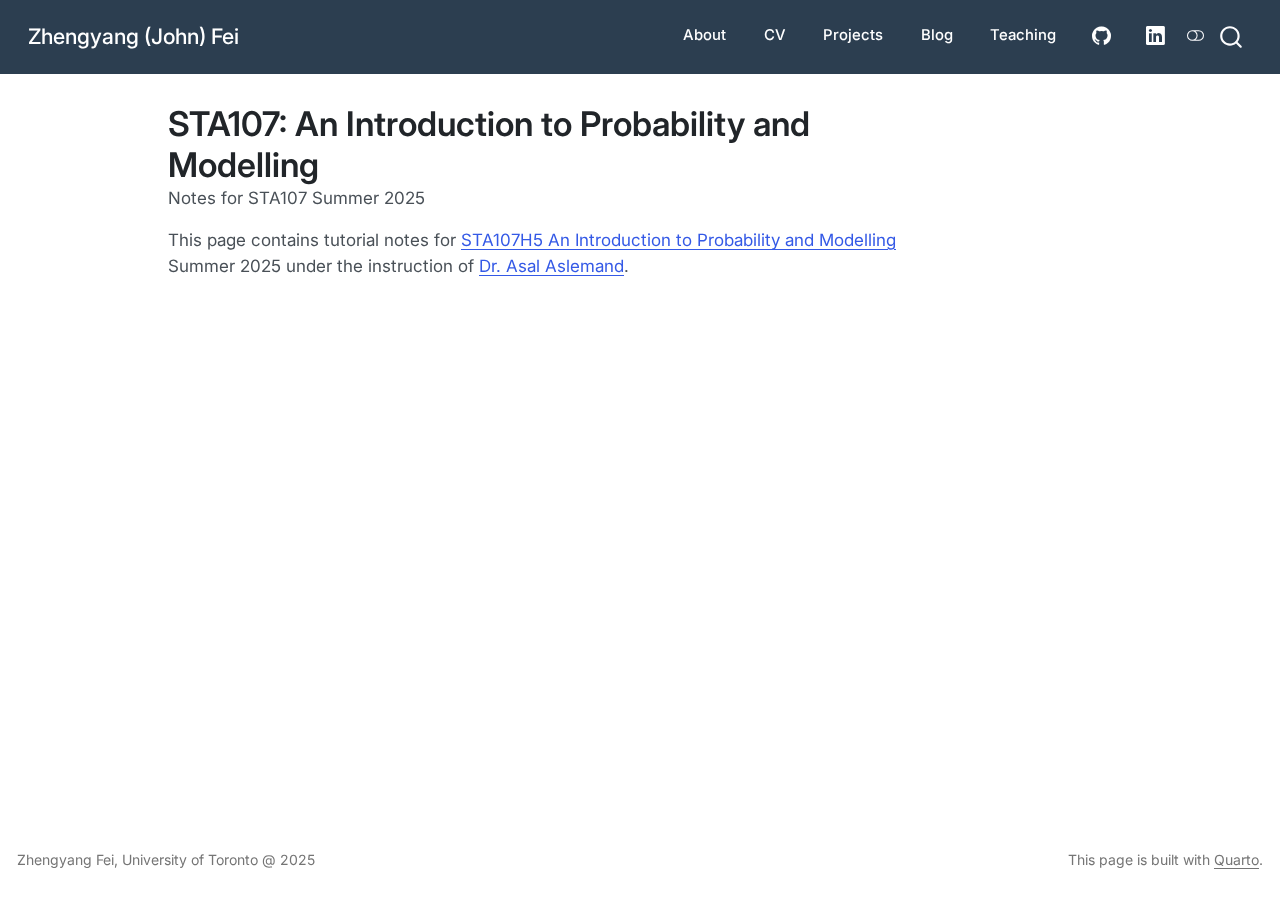
<file: docs/teaching/STA107H5-Summer-2025/STA107-Summer-2025.html>
<!DOCTYPE html>
<html xmlns="http://www.w3.org/1999/xhtml" lang="en" xml:lang="en"><head>

<meta charset="utf-8">
<meta name="generator" content="quarto-1.5.57">

<meta name="viewport" content="width=device-width, initial-scale=1.0, user-scalable=yes">

<meta name="description" content="Notes for STA107 Summer 2025">

<title>STA107: An Introduction to Probability and Modelling – Zhengyang (John) Fei</title>
<style>
code{white-space: pre-wrap;}
span.smallcaps{font-variant: small-caps;}
div.columns{display: flex; gap: min(4vw, 1.5em);}
div.column{flex: auto; overflow-x: auto;}
div.hanging-indent{margin-left: 1.5em; text-indent: -1.5em;}
ul.task-list{list-style: none;}
ul.task-list li input[type="checkbox"] {
  width: 0.8em;
  margin: 0 0.8em 0.2em -1em; /* quarto-specific, see https://github.com/quarto-dev/quarto-cli/issues/4556 */ 
  vertical-align: middle;
}
</style>


<script src="../../site_libs/quarto-nav/quarto-nav.js"></script>
<script src="../../site_libs/quarto-nav/headroom.min.js"></script>
<script src="../../site_libs/clipboard/clipboard.min.js"></script>
<script src="../../site_libs/quarto-search/autocomplete.umd.js"></script>
<script src="../../site_libs/quarto-search/fuse.min.js"></script>
<script src="../../site_libs/quarto-search/quarto-search.js"></script>
<meta name="quarto:offset" content="../../">
<script src="../../site_libs/quarto-html/quarto.js"></script>
<script src="../../site_libs/quarto-html/popper.min.js"></script>
<script src="../../site_libs/quarto-html/tippy.umd.min.js"></script>
<script src="../../site_libs/quarto-html/anchor.min.js"></script>
<link href="../../site_libs/quarto-html/tippy.css" rel="stylesheet">
<link href="../../site_libs/quarto-html/quarto-syntax-highlighting.css" rel="stylesheet" class="quarto-color-scheme" id="quarto-text-highlighting-styles">
<link href="../../site_libs/quarto-html/quarto-syntax-highlighting-dark.css" rel="prefetch" class="quarto-color-scheme quarto-color-alternate" id="quarto-text-highlighting-styles">
<script src="../../site_libs/bootstrap/bootstrap.min.js"></script>
<link href="../../site_libs/bootstrap/bootstrap-icons.css" rel="stylesheet">
<link href="../../site_libs/bootstrap/bootstrap.min.css" rel="stylesheet" class="quarto-color-scheme" id="quarto-bootstrap" data-mode="light">
<link href="../../site_libs/bootstrap/bootstrap-dark.min.css" rel="prefetch" class="quarto-color-scheme quarto-color-alternate" id="quarto-bootstrap" data-mode="dark">
<script id="quarto-search-options" type="application/json">{
  "location": "navbar",
  "copy-button": false,
  "collapse-after": 3,
  "panel-placement": "end",
  "type": "overlay",
  "limit": 50,
  "keyboard-shortcut": [
    "f",
    "/",
    "s"
  ],
  "show-item-context": false,
  "language": {
    "search-no-results-text": "No results",
    "search-matching-documents-text": "matching documents",
    "search-copy-link-title": "Copy link to search",
    "search-hide-matches-text": "Hide additional matches",
    "search-more-match-text": "more match in this document",
    "search-more-matches-text": "more matches in this document",
    "search-clear-button-title": "Clear",
    "search-text-placeholder": "",
    "search-detached-cancel-button-title": "Cancel",
    "search-submit-button-title": "Submit",
    "search-label": "Search"
  }
}</script>


<link rel="stylesheet" href="../../styles/styles.css">
</head>

<body class="nav-fixed">

<div id="quarto-search-results"></div>
  <header id="quarto-header" class="headroom fixed-top">
    <nav class="navbar navbar-expand-lg " data-bs-theme="dark">
      <div class="navbar-container container-fluid">
      <div class="navbar-brand-container mx-auto">
    <a class="navbar-brand" href="../../index.html">
    <span class="navbar-title">Zhengyang (John) Fei</span>
    </a>
  </div>
            <div id="quarto-search" class="" title="Search"></div>
          <button class="navbar-toggler" type="button" data-bs-toggle="collapse" data-bs-target="#navbarCollapse" aria-controls="navbarCollapse" role="menu" aria-expanded="false" aria-label="Toggle navigation" onclick="if (window.quartoToggleHeadroom) { window.quartoToggleHeadroom(); }">
  <span class="navbar-toggler-icon"></span>
</button>
          <div class="collapse navbar-collapse" id="navbarCollapse">
            <ul class="navbar-nav navbar-nav-scroll ms-auto">
  <li class="nav-item">
    <a class="nav-link" href="../../index.html"> 
<span class="menu-text">About</span></a>
  </li>  
  <li class="nav-item">
    <a class="nav-link" href="../../resume.html"> 
<span class="menu-text">CV</span></a>
  </li>  
  <li class="nav-item">
    <a class="nav-link" href="../../project.html"> 
<span class="menu-text">Projects</span></a>
  </li>  
  <li class="nav-item">
    <a class="nav-link" href="../../blog.qmd"> 
<span class="menu-text">Blog</span></a>
  </li>  
  <li class="nav-item">
    <a class="nav-link" href="../../teaching.html"> 
<span class="menu-text">Teaching</span></a>
  </li>  
  <li class="nav-item compact">
    <a class="nav-link" href="https://github.com/johnyzyfei/"> <i class="bi bi-github" role="img">
</i> 
<span class="menu-text"></span></a>
  </li>  
  <li class="nav-item compact">
    <a class="nav-link" href="https://www.linkedin.com/in/zhengyang-fei"> <i class="bi bi-linkedin" role="img">
</i> 
<span class="menu-text"></span></a>
  </li>  
</ul>
          </div> <!-- /navcollapse -->
            <div class="quarto-navbar-tools">
  <a href="" class="quarto-color-scheme-toggle quarto-navigation-tool  px-1" onclick="window.quartoToggleColorScheme(); return false;" title="Toggle dark mode"><i class="bi"></i></a>
</div>
      </div> <!-- /container-fluid -->
    </nav>
</header>
<!-- content -->
<div id="quarto-content" class="quarto-container page-columns page-rows-contents page-layout-article page-navbar">
<!-- sidebar -->
<!-- margin-sidebar -->
    <div id="quarto-margin-sidebar" class="sidebar margin-sidebar zindex-bottom">
        
    </div>
<!-- main -->
<main class="content" id="quarto-document-content">

<header id="title-block-header" class="quarto-title-block default">
<div class="quarto-title">
<h1 class="title">STA107: An Introduction to Probability and Modelling</h1>
</div>

<div>
  <div class="description">
    Notes for STA107 Summer 2025
  </div>
</div>


<div class="quarto-title-meta">

    
  
    
  </div>
  


</header>


<p>This page contains tutorial notes for <a href="https://utm.calendar.utoronto.ca/course/sta107h5">STA107H5 An Introduction to Probability and Modelling</a> Summer 2025 under the instruction of <a href="https://www.utm.utoronto.ca/women-in-stem/people/asal-aslemand">Dr.&nbsp;Asal Aslemand</a>.</p>



</main> <!-- /main -->
<script id="quarto-html-after-body" type="application/javascript">
window.document.addEventListener("DOMContentLoaded", function (event) {
  const toggleBodyColorMode = (bsSheetEl) => {
    const mode = bsSheetEl.getAttribute("data-mode");
    const bodyEl = window.document.querySelector("body");
    if (mode === "dark") {
      bodyEl.classList.add("quarto-dark");
      bodyEl.classList.remove("quarto-light");
    } else {
      bodyEl.classList.add("quarto-light");
      bodyEl.classList.remove("quarto-dark");
    }
  }
  const toggleBodyColorPrimary = () => {
    const bsSheetEl = window.document.querySelector("link#quarto-bootstrap");
    if (bsSheetEl) {
      toggleBodyColorMode(bsSheetEl);
    }
  }
  toggleBodyColorPrimary();  
  const disableStylesheet = (stylesheets) => {
    for (let i=0; i < stylesheets.length; i++) {
      const stylesheet = stylesheets[i];
      stylesheet.rel = 'prefetch';
    }
  }
  const enableStylesheet = (stylesheets) => {
    for (let i=0; i < stylesheets.length; i++) {
      const stylesheet = stylesheets[i];
      stylesheet.rel = 'stylesheet';
    }
  }
  const manageTransitions = (selector, allowTransitions) => {
    const els = window.document.querySelectorAll(selector);
    for (let i=0; i < els.length; i++) {
      const el = els[i];
      if (allowTransitions) {
        el.classList.remove('notransition');
      } else {
        el.classList.add('notransition');
      }
    }
  }
  const toggleGiscusIfUsed = (isAlternate, darkModeDefault) => {
    const baseTheme = document.querySelector('#giscus-base-theme')?.value ?? 'light';
    const alternateTheme = document.querySelector('#giscus-alt-theme')?.value ?? 'dark';
    let newTheme = '';
    if(darkModeDefault) {
      newTheme = isAlternate ? baseTheme : alternateTheme;
    } else {
      newTheme = isAlternate ? alternateTheme : baseTheme;
    }
    const changeGiscusTheme = () => {
      // From: https://github.com/giscus/giscus/issues/336
      const sendMessage = (message) => {
        const iframe = document.querySelector('iframe.giscus-frame');
        if (!iframe) return;
        iframe.contentWindow.postMessage({ giscus: message }, 'https://giscus.app');
      }
      sendMessage({
        setConfig: {
          theme: newTheme
        }
      });
    }
    const isGiscussLoaded = window.document.querySelector('iframe.giscus-frame') !== null;
    if (isGiscussLoaded) {
      changeGiscusTheme();
    }
  }
  const toggleColorMode = (alternate) => {
    // Switch the stylesheets
    const alternateStylesheets = window.document.querySelectorAll('link.quarto-color-scheme.quarto-color-alternate');
    manageTransitions('#quarto-margin-sidebar .nav-link', false);
    if (alternate) {
      enableStylesheet(alternateStylesheets);
      for (const sheetNode of alternateStylesheets) {
        if (sheetNode.id === "quarto-bootstrap") {
          toggleBodyColorMode(sheetNode);
        }
      }
    } else {
      disableStylesheet(alternateStylesheets);
      toggleBodyColorPrimary();
    }
    manageTransitions('#quarto-margin-sidebar .nav-link', true);
    // Switch the toggles
    const toggles = window.document.querySelectorAll('.quarto-color-scheme-toggle');
    for (let i=0; i < toggles.length; i++) {
      const toggle = toggles[i];
      if (toggle) {
        if (alternate) {
          toggle.classList.add("alternate");     
        } else {
          toggle.classList.remove("alternate");
        }
      }
    }
    // Hack to workaround the fact that safari doesn't
    // properly recolor the scrollbar when toggling (#1455)
    if (navigator.userAgent.indexOf('Safari') > 0 && navigator.userAgent.indexOf('Chrome') == -1) {
      manageTransitions("body", false);
      window.scrollTo(0, 1);
      setTimeout(() => {
        window.scrollTo(0, 0);
        manageTransitions("body", true);
      }, 40);  
    }
  }
  const isFileUrl = () => { 
    return window.location.protocol === 'file:';
  }
  const hasAlternateSentinel = () => {  
    let styleSentinel = getColorSchemeSentinel();
    if (styleSentinel !== null) {
      return styleSentinel === "alternate";
    } else {
      return false;
    }
  }
  const setStyleSentinel = (alternate) => {
    const value = alternate ? "alternate" : "default";
    if (!isFileUrl()) {
      window.localStorage.setItem("quarto-color-scheme", value);
    } else {
      localAlternateSentinel = value;
    }
  }
  const getColorSchemeSentinel = () => {
    if (!isFileUrl()) {
      const storageValue = window.localStorage.getItem("quarto-color-scheme");
      return storageValue != null ? storageValue : localAlternateSentinel;
    } else {
      return localAlternateSentinel;
    }
  }
  const darkModeDefault = false;
  let localAlternateSentinel = darkModeDefault ? 'alternate' : 'default';
  // Dark / light mode switch
  window.quartoToggleColorScheme = () => {
    // Read the current dark / light value 
    let toAlternate = !hasAlternateSentinel();
    toggleColorMode(toAlternate);
    setStyleSentinel(toAlternate);
    toggleGiscusIfUsed(toAlternate, darkModeDefault);
  };
  // Ensure there is a toggle, if there isn't float one in the top right
  if (window.document.querySelector('.quarto-color-scheme-toggle') === null) {
    const a = window.document.createElement('a');
    a.classList.add('top-right');
    a.classList.add('quarto-color-scheme-toggle');
    a.href = "";
    a.onclick = function() { try { window.quartoToggleColorScheme(); } catch {} return false; };
    const i = window.document.createElement("i");
    i.classList.add('bi');
    a.appendChild(i);
    window.document.body.appendChild(a);
  }
  // Switch to dark mode if need be
  if (hasAlternateSentinel()) {
    toggleColorMode(true);
  } else {
    toggleColorMode(false);
  }
  const icon = "";
  const anchorJS = new window.AnchorJS();
  anchorJS.options = {
    placement: 'right',
    icon: icon
  };
  anchorJS.add('.anchored');
  const isCodeAnnotation = (el) => {
    for (const clz of el.classList) {
      if (clz.startsWith('code-annotation-')) {                     
        return true;
      }
    }
    return false;
  }
  const onCopySuccess = function(e) {
    // button target
    const button = e.trigger;
    // don't keep focus
    button.blur();
    // flash "checked"
    button.classList.add('code-copy-button-checked');
    var currentTitle = button.getAttribute("title");
    button.setAttribute("title", "Copied!");
    let tooltip;
    if (window.bootstrap) {
      button.setAttribute("data-bs-toggle", "tooltip");
      button.setAttribute("data-bs-placement", "left");
      button.setAttribute("data-bs-title", "Copied!");
      tooltip = new bootstrap.Tooltip(button, 
        { trigger: "manual", 
          customClass: "code-copy-button-tooltip",
          offset: [0, -8]});
      tooltip.show();    
    }
    setTimeout(function() {
      if (tooltip) {
        tooltip.hide();
        button.removeAttribute("data-bs-title");
        button.removeAttribute("data-bs-toggle");
        button.removeAttribute("data-bs-placement");
      }
      button.setAttribute("title", currentTitle);
      button.classList.remove('code-copy-button-checked');
    }, 1000);
    // clear code selection
    e.clearSelection();
  }
  const getTextToCopy = function(trigger) {
      const codeEl = trigger.previousElementSibling.cloneNode(true);
      for (const childEl of codeEl.children) {
        if (isCodeAnnotation(childEl)) {
          childEl.remove();
        }
      }
      return codeEl.innerText;
  }
  const clipboard = new window.ClipboardJS('.code-copy-button:not([data-in-quarto-modal])', {
    text: getTextToCopy
  });
  clipboard.on('success', onCopySuccess);
  if (window.document.getElementById('quarto-embedded-source-code-modal')) {
    // For code content inside modals, clipBoardJS needs to be initialized with a container option
    // TODO: Check when it could be a function (https://github.com/zenorocha/clipboard.js/issues/860)
    const clipboardModal = new window.ClipboardJS('.code-copy-button[data-in-quarto-modal]', {
      text: getTextToCopy,
      container: window.document.getElementById('quarto-embedded-source-code-modal')
    });
    clipboardModal.on('success', onCopySuccess);
  }
    var localhostRegex = new RegExp(/^(?:http|https):\/\/localhost\:?[0-9]*\//);
    var mailtoRegex = new RegExp(/^mailto:/);
      var filterRegex = new RegExp("https:\/\/johnyzyfei\.github\.io\/zhengyang-fei\/");
    var isInternal = (href) => {
        return filterRegex.test(href) || localhostRegex.test(href) || mailtoRegex.test(href);
    }
    // Inspect non-navigation links and adorn them if external
 	var links = window.document.querySelectorAll('a[href]:not(.nav-link):not(.navbar-brand):not(.toc-action):not(.sidebar-link):not(.sidebar-item-toggle):not(.pagination-link):not(.no-external):not([aria-hidden]):not(.dropdown-item):not(.quarto-navigation-tool):not(.about-link)');
    for (var i=0; i<links.length; i++) {
      const link = links[i];
      if (!isInternal(link.href)) {
        // undo the damage that might have been done by quarto-nav.js in the case of
        // links that we want to consider external
        if (link.dataset.originalHref !== undefined) {
          link.href = link.dataset.originalHref;
        }
      }
    }
  function tippyHover(el, contentFn, onTriggerFn, onUntriggerFn) {
    const config = {
      allowHTML: true,
      maxWidth: 500,
      delay: 100,
      arrow: false,
      appendTo: function(el) {
          return el.parentElement;
      },
      interactive: true,
      interactiveBorder: 10,
      theme: 'quarto',
      placement: 'bottom-start',
    };
    if (contentFn) {
      config.content = contentFn;
    }
    if (onTriggerFn) {
      config.onTrigger = onTriggerFn;
    }
    if (onUntriggerFn) {
      config.onUntrigger = onUntriggerFn;
    }
    window.tippy(el, config); 
  }
  const noterefs = window.document.querySelectorAll('a[role="doc-noteref"]');
  for (var i=0; i<noterefs.length; i++) {
    const ref = noterefs[i];
    tippyHover(ref, function() {
      // use id or data attribute instead here
      let href = ref.getAttribute('data-footnote-href') || ref.getAttribute('href');
      try { href = new URL(href).hash; } catch {}
      const id = href.replace(/^#\/?/, "");
      const note = window.document.getElementById(id);
      if (note) {
        return note.innerHTML;
      } else {
        return "";
      }
    });
  }
  const xrefs = window.document.querySelectorAll('a.quarto-xref');
  const processXRef = (id, note) => {
    // Strip column container classes
    const stripColumnClz = (el) => {
      el.classList.remove("page-full", "page-columns");
      if (el.children) {
        for (const child of el.children) {
          stripColumnClz(child);
        }
      }
    }
    stripColumnClz(note)
    if (id === null || id.startsWith('sec-')) {
      // Special case sections, only their first couple elements
      const container = document.createElement("div");
      if (note.children && note.children.length > 2) {
        container.appendChild(note.children[0].cloneNode(true));
        for (let i = 1; i < note.children.length; i++) {
          const child = note.children[i];
          if (child.tagName === "P" && child.innerText === "") {
            continue;
          } else {
            container.appendChild(child.cloneNode(true));
            break;
          }
        }
        if (window.Quarto?.typesetMath) {
          window.Quarto.typesetMath(container);
        }
        return container.innerHTML
      } else {
        if (window.Quarto?.typesetMath) {
          window.Quarto.typesetMath(note);
        }
        return note.innerHTML;
      }
    } else {
      // Remove any anchor links if they are present
      const anchorLink = note.querySelector('a.anchorjs-link');
      if (anchorLink) {
        anchorLink.remove();
      }
      if (window.Quarto?.typesetMath) {
        window.Quarto.typesetMath(note);
      }
      // TODO in 1.5, we should make sure this works without a callout special case
      if (note.classList.contains("callout")) {
        return note.outerHTML;
      } else {
        return note.innerHTML;
      }
    }
  }
  for (var i=0; i<xrefs.length; i++) {
    const xref = xrefs[i];
    tippyHover(xref, undefined, function(instance) {
      instance.disable();
      let url = xref.getAttribute('href');
      let hash = undefined; 
      if (url.startsWith('#')) {
        hash = url;
      } else {
        try { hash = new URL(url).hash; } catch {}
      }
      if (hash) {
        const id = hash.replace(/^#\/?/, "");
        const note = window.document.getElementById(id);
        if (note !== null) {
          try {
            const html = processXRef(id, note.cloneNode(true));
            instance.setContent(html);
          } finally {
            instance.enable();
            instance.show();
          }
        } else {
          // See if we can fetch this
          fetch(url.split('#')[0])
          .then(res => res.text())
          .then(html => {
            const parser = new DOMParser();
            const htmlDoc = parser.parseFromString(html, "text/html");
            const note = htmlDoc.getElementById(id);
            if (note !== null) {
              const html = processXRef(id, note);
              instance.setContent(html);
            } 
          }).finally(() => {
            instance.enable();
            instance.show();
          });
        }
      } else {
        // See if we can fetch a full url (with no hash to target)
        // This is a special case and we should probably do some content thinning / targeting
        fetch(url)
        .then(res => res.text())
        .then(html => {
          const parser = new DOMParser();
          const htmlDoc = parser.parseFromString(html, "text/html");
          const note = htmlDoc.querySelector('main.content');
          if (note !== null) {
            // This should only happen for chapter cross references
            // (since there is no id in the URL)
            // remove the first header
            if (note.children.length > 0 && note.children[0].tagName === "HEADER") {
              note.children[0].remove();
            }
            const html = processXRef(null, note);
            instance.setContent(html);
          } 
        }).finally(() => {
          instance.enable();
          instance.show();
        });
      }
    }, function(instance) {
    });
  }
      let selectedAnnoteEl;
      const selectorForAnnotation = ( cell, annotation) => {
        let cellAttr = 'data-code-cell="' + cell + '"';
        let lineAttr = 'data-code-annotation="' +  annotation + '"';
        const selector = 'span[' + cellAttr + '][' + lineAttr + ']';
        return selector;
      }
      const selectCodeLines = (annoteEl) => {
        const doc = window.document;
        const targetCell = annoteEl.getAttribute("data-target-cell");
        const targetAnnotation = annoteEl.getAttribute("data-target-annotation");
        const annoteSpan = window.document.querySelector(selectorForAnnotation(targetCell, targetAnnotation));
        const lines = annoteSpan.getAttribute("data-code-lines").split(",");
        const lineIds = lines.map((line) => {
          return targetCell + "-" + line;
        })
        let top = null;
        let height = null;
        let parent = null;
        if (lineIds.length > 0) {
            //compute the position of the single el (top and bottom and make a div)
            const el = window.document.getElementById(lineIds[0]);
            top = el.offsetTop;
            height = el.offsetHeight;
            parent = el.parentElement.parentElement;
          if (lineIds.length > 1) {
            const lastEl = window.document.getElementById(lineIds[lineIds.length - 1]);
            const bottom = lastEl.offsetTop + lastEl.offsetHeight;
            height = bottom - top;
          }
          if (top !== null && height !== null && parent !== null) {
            // cook up a div (if necessary) and position it 
            let div = window.document.getElementById("code-annotation-line-highlight");
            if (div === null) {
              div = window.document.createElement("div");
              div.setAttribute("id", "code-annotation-line-highlight");
              div.style.position = 'absolute';
              parent.appendChild(div);
            }
            div.style.top = top - 2 + "px";
            div.style.height = height + 4 + "px";
            div.style.left = 0;
            let gutterDiv = window.document.getElementById("code-annotation-line-highlight-gutter");
            if (gutterDiv === null) {
              gutterDiv = window.document.createElement("div");
              gutterDiv.setAttribute("id", "code-annotation-line-highlight-gutter");
              gutterDiv.style.position = 'absolute';
              const codeCell = window.document.getElementById(targetCell);
              const gutter = codeCell.querySelector('.code-annotation-gutter');
              gutter.appendChild(gutterDiv);
            }
            gutterDiv.style.top = top - 2 + "px";
            gutterDiv.style.height = height + 4 + "px";
          }
          selectedAnnoteEl = annoteEl;
        }
      };
      const unselectCodeLines = () => {
        const elementsIds = ["code-annotation-line-highlight", "code-annotation-line-highlight-gutter"];
        elementsIds.forEach((elId) => {
          const div = window.document.getElementById(elId);
          if (div) {
            div.remove();
          }
        });
        selectedAnnoteEl = undefined;
      };
        // Handle positioning of the toggle
    window.addEventListener(
      "resize",
      throttle(() => {
        elRect = undefined;
        if (selectedAnnoteEl) {
          selectCodeLines(selectedAnnoteEl);
        }
      }, 10)
    );
    function throttle(fn, ms) {
    let throttle = false;
    let timer;
      return (...args) => {
        if(!throttle) { // first call gets through
            fn.apply(this, args);
            throttle = true;
        } else { // all the others get throttled
            if(timer) clearTimeout(timer); // cancel #2
            timer = setTimeout(() => {
              fn.apply(this, args);
              timer = throttle = false;
            }, ms);
        }
      };
    }
      // Attach click handler to the DT
      const annoteDls = window.document.querySelectorAll('dt[data-target-cell]');
      for (const annoteDlNode of annoteDls) {
        annoteDlNode.addEventListener('click', (event) => {
          const clickedEl = event.target;
          if (clickedEl !== selectedAnnoteEl) {
            unselectCodeLines();
            const activeEl = window.document.querySelector('dt[data-target-cell].code-annotation-active');
            if (activeEl) {
              activeEl.classList.remove('code-annotation-active');
            }
            selectCodeLines(clickedEl);
            clickedEl.classList.add('code-annotation-active');
          } else {
            // Unselect the line
            unselectCodeLines();
            clickedEl.classList.remove('code-annotation-active');
          }
        });
      }
  const findCites = (el) => {
    const parentEl = el.parentElement;
    if (parentEl) {
      const cites = parentEl.dataset.cites;
      if (cites) {
        return {
          el,
          cites: cites.split(' ')
        };
      } else {
        return findCites(el.parentElement)
      }
    } else {
      return undefined;
    }
  };
  var bibliorefs = window.document.querySelectorAll('a[role="doc-biblioref"]');
  for (var i=0; i<bibliorefs.length; i++) {
    const ref = bibliorefs[i];
    const citeInfo = findCites(ref);
    if (citeInfo) {
      tippyHover(citeInfo.el, function() {
        var popup = window.document.createElement('div');
        citeInfo.cites.forEach(function(cite) {
          var citeDiv = window.document.createElement('div');
          citeDiv.classList.add('hanging-indent');
          citeDiv.classList.add('csl-entry');
          var biblioDiv = window.document.getElementById('ref-' + cite);
          if (biblioDiv) {
            citeDiv.innerHTML = biblioDiv.innerHTML;
          }
          popup.appendChild(citeDiv);
        });
        return popup.innerHTML;
      });
    }
  }
});
</script>
</div> <!-- /content -->
<footer class="footer">
  <div class="nav-footer">
    <div class="nav-footer-left">
<p>Zhengyang Fei, University of Toronto @ 2025</p>
</div>   
    <div class="nav-footer-center">
      &nbsp;
    </div>
    <div class="nav-footer-right">
<p>This page is built with <a href="https://quarto.org/">Quarto</a>.</p>
</div>
  </div>
</footer>




</body></html>
</file>
<file: docs/site_libs/quarto-html/tippy.css>
.tippy-box[data-animation=fade][data-state=hidden]{opacity:0}[data-tippy-root]{max-width:calc(100vw - 10px)}.tippy-box{position:relative;background-color:#333;color:#fff;border-radius:4px;font-size:14px;line-height:1.4;white-space:normal;outline:0;transition-property:transform,visibility,opacity}.tippy-box[data-placement^=top]>.tippy-arrow{bottom:0}.tippy-box[data-placement^=top]>.tippy-arrow:before{bottom:-7px;left:0;border-width:8px 8px 0;border-top-color:initial;transform-origin:center top}.tippy-box[data-placement^=bottom]>.tippy-arrow{top:0}.tippy-box[data-placement^=bottom]>.tippy-arrow:before{top:-7px;left:0;border-width:0 8px 8px;border-bottom-color:initial;transform-origin:center bottom}.tippy-box[data-placement^=left]>.tippy-arrow{right:0}.tippy-box[data-placement^=left]>.tippy-arrow:before{border-width:8px 0 8px 8px;border-left-color:initial;right:-7px;transform-origin:center left}.tippy-box[data-placement^=right]>.tippy-arrow{left:0}.tippy-box[data-placement^=right]>.tippy-arrow:before{left:-7px;border-width:8px 8px 8px 0;border-right-color:initial;transform-origin:center right}.tippy-box[data-inertia][data-state=visible]{transition-timing-function:cubic-bezier(.54,1.5,.38,1.11)}.tippy-arrow{width:16px;height:16px;color:#333}.tippy-arrow:before{content:"";position:absolute;border-color:transparent;border-style:solid}.tippy-content{position:relative;padding:5px 9px;z-index:1}
</file>
<file: docs/site_libs/quarto-html/quarto-syntax-highlighting.css>
/* quarto syntax highlight colors */
:root {
  --quarto-hl-ot-color: #003B4F;
  --quarto-hl-at-color: #657422;
  --quarto-hl-ss-color: #20794D;
  --quarto-hl-an-color: #5E5E5E;
  --quarto-hl-fu-color: #4758AB;
  --quarto-hl-st-color: #20794D;
  --quarto-hl-cf-color: #003B4F;
  --quarto-hl-op-color: #5E5E5E;
  --quarto-hl-er-color: #AD0000;
  --quarto-hl-bn-color: #AD0000;
  --quarto-hl-al-color: #AD0000;
  --quarto-hl-va-color: #111111;
  --quarto-hl-bu-color: inherit;
  --quarto-hl-ex-color: inherit;
  --quarto-hl-pp-color: #AD0000;
  --quarto-hl-in-color: #5E5E5E;
  --quarto-hl-vs-color: #20794D;
  --quarto-hl-wa-color: #5E5E5E;
  --quarto-hl-do-color: #5E5E5E;
  --quarto-hl-im-color: #00769E;
  --quarto-hl-ch-color: #20794D;
  --quarto-hl-dt-color: #AD0000;
  --quarto-hl-fl-color: #AD0000;
  --quarto-hl-co-color: #5E5E5E;
  --quarto-hl-cv-color: #5E5E5E;
  --quarto-hl-cn-color: #8f5902;
  --quarto-hl-sc-color: #5E5E5E;
  --quarto-hl-dv-color: #AD0000;
  --quarto-hl-kw-color: #003B4F;
}

/* other quarto variables */
:root {
  --quarto-font-monospace: SFMono-Regular, Menlo, Monaco, Consolas, "Liberation Mono", "Courier New", monospace;
}

pre > code.sourceCode > span {
  color: #003B4F;
}

code span {
  color: #003B4F;
}

code.sourceCode > span {
  color: #003B4F;
}

div.sourceCode,
div.sourceCode pre.sourceCode {
  color: #003B4F;
}

code span.ot {
  color: #003B4F;
  font-style: inherit;
}

code span.at {
  color: #657422;
  font-style: inherit;
}

code span.ss {
  color: #20794D;
  font-style: inherit;
}

code span.an {
  color: #5E5E5E;
  font-style: inherit;
}

code span.fu {
  color: #4758AB;
  font-style: inherit;
}

code span.st {
  color: #20794D;
  font-style: inherit;
}

code span.cf {
  color: #003B4F;
  font-weight: bold;
  font-style: inherit;
}

code span.op {
  color: #5E5E5E;
  font-style: inherit;
}

code span.er {
  color: #AD0000;
  font-style: inherit;
}

code span.bn {
  color: #AD0000;
  font-style: inherit;
}

code span.al {
  color: #AD0000;
  font-style: inherit;
}

code span.va {
  color: #111111;
  font-style: inherit;
}

code span.bu {
  font-style: inherit;
}

code span.ex {
  font-style: inherit;
}

code span.pp {
  color: #AD0000;
  font-style: inherit;
}

code span.in {
  color: #5E5E5E;
  font-style: inherit;
}

code span.vs {
  color: #20794D;
  font-style: inherit;
}

code span.wa {
  color: #5E5E5E;
  font-style: italic;
}

code span.do {
  color: #5E5E5E;
  font-style: italic;
}

code span.im {
  color: #00769E;
  font-style: inherit;
}

code span.ch {
  color: #20794D;
  font-style: inherit;
}

code span.dt {
  color: #AD0000;
  font-style: inherit;
}

code span.fl {
  color: #AD0000;
  font-style: inherit;
}

code span.co {
  color: #5E5E5E;
  font-style: inherit;
}

code span.cv {
  color: #5E5E5E;
  font-style: italic;
}

code span.cn {
  color: #8f5902;
  font-style: inherit;
}

code span.sc {
  color: #5E5E5E;
  font-style: inherit;
}

code span.dv {
  color: #AD0000;
  font-style: inherit;
}

code span.kw {
  color: #003B4F;
  font-weight: bold;
  font-style: inherit;
}

.prevent-inlining {
  content: "</";
}

/*# sourceMappingURL=debc5d5d77c3f9108843748ff7464032.css.map */
</file>
<file: docs/site_libs/quarto-html/quarto-syntax-highlighting-dark.css>
/* quarto syntax highlight colors */
:root {
  --quarto-hl-al-color: #f07178;
  --quarto-hl-an-color: #d4d0ab;
  --quarto-hl-at-color: #00e0e0;
  --quarto-hl-bn-color: #d4d0ab;
  --quarto-hl-bu-color: #abe338;
  --quarto-hl-ch-color: #abe338;
  --quarto-hl-co-color: #f8f8f2;
  --quarto-hl-cv-color: #ffd700;
  --quarto-hl-cn-color: #ffd700;
  --quarto-hl-cf-color: #ffa07a;
  --quarto-hl-dt-color: #ffa07a;
  --quarto-hl-dv-color: #d4d0ab;
  --quarto-hl-do-color: #f8f8f2;
  --quarto-hl-er-color: #f07178;
  --quarto-hl-ex-color: #00e0e0;
  --quarto-hl-fl-color: #d4d0ab;
  --quarto-hl-fu-color: #ffa07a;
  --quarto-hl-im-color: #abe338;
  --quarto-hl-in-color: #d4d0ab;
  --quarto-hl-kw-color: #ffa07a;
  --quarto-hl-op-color: #ffa07a;
  --quarto-hl-ot-color: #00e0e0;
  --quarto-hl-pp-color: #dcc6e0;
  --quarto-hl-re-color: #00e0e0;
  --quarto-hl-sc-color: #abe338;
  --quarto-hl-ss-color: #abe338;
  --quarto-hl-st-color: #abe338;
  --quarto-hl-va-color: #00e0e0;
  --quarto-hl-vs-color: #abe338;
  --quarto-hl-wa-color: #dcc6e0;
}

/* other quarto variables */
:root {
  --quarto-font-monospace: SFMono-Regular, Menlo, Monaco, Consolas, "Liberation Mono", "Courier New", monospace;
}

code span.al {
  background-color: #2a0f15;
  font-weight: bold;
  color: #f07178;
}

code span.an {
  color: #d4d0ab;
}

code span.at {
  color: #00e0e0;
}

code span.bn {
  color: #d4d0ab;
}

code span.bu {
  color: #abe338;
}

code span.ch {
  color: #abe338;
}

code span.co {
  font-style: italic;
  color: #f8f8f2;
}

code span.cv {
  color: #ffd700;
}

code span.cn {
  color: #ffd700;
}

code span.cf {
  font-weight: bold;
  color: #ffa07a;
}

code span.dt {
  color: #ffa07a;
}

code span.dv {
  color: #d4d0ab;
}

code span.do {
  color: #f8f8f2;
}

code span.er {
  color: #f07178;
  text-decoration: underline;
}

code span.ex {
  font-weight: bold;
  color: #00e0e0;
}

code span.fl {
  color: #d4d0ab;
}

code span.fu {
  color: #ffa07a;
}

code span.im {
  color: #abe338;
}

code span.in {
  color: #d4d0ab;
}

code span.kw {
  font-weight: bold;
  color: #ffa07a;
}

pre > code.sourceCode > span {
  color: #f8f8f2;
}

code span {
  color: #f8f8f2;
}

code.sourceCode > span {
  color: #f8f8f2;
}

div.sourceCode,
div.sourceCode pre.sourceCode {
  color: #f8f8f2;
}

code span.op {
  color: #ffa07a;
}

code span.ot {
  color: #00e0e0;
}

code span.pp {
  color: #dcc6e0;
}

code span.re {
  background-color: #f8f8f2;
  color: #00e0e0;
}

code span.sc {
  color: #abe338;
}

code span.ss {
  color: #abe338;
}

code span.st {
  color: #abe338;
}

code span.va {
  color: #00e0e0;
}

code span.vs {
  color: #abe338;
}

code span.wa {
  color: #dcc6e0;
}

.prevent-inlining {
  content: "</";
}

/*# sourceMappingURL=935a306eefa94366c21e1a970dddb765.css.map */
</file>
<file: docs/styles/styles.css>
/* Light mode navbar color override */
.navbar {
  background-color: #2c3e50 !important;  /* dark slate blue */
}

/* Navbar link text color in light mode */
.navbar .navbar-brand,
.navbar-nav .nav-link {
  color: #ffffff !important;
}

/* Optional: hover color for navbar links */
.navbar-nav .nav-link:hover {
  color: #ffd54f !important; /* golden hover */
}

/* Dark mode navbar override */
html[data-theme='dark'] .navbar {
  background-color: #1a1a1a !important; /* dark background */
}

/* Dark mode navbar text color */
html[data-theme='dark'] .navbar .navbar-brand,
html[data-theme='dark'] .navbar-nav .nav-link {
  color: #e0e0e0 !important;
}
</file>
